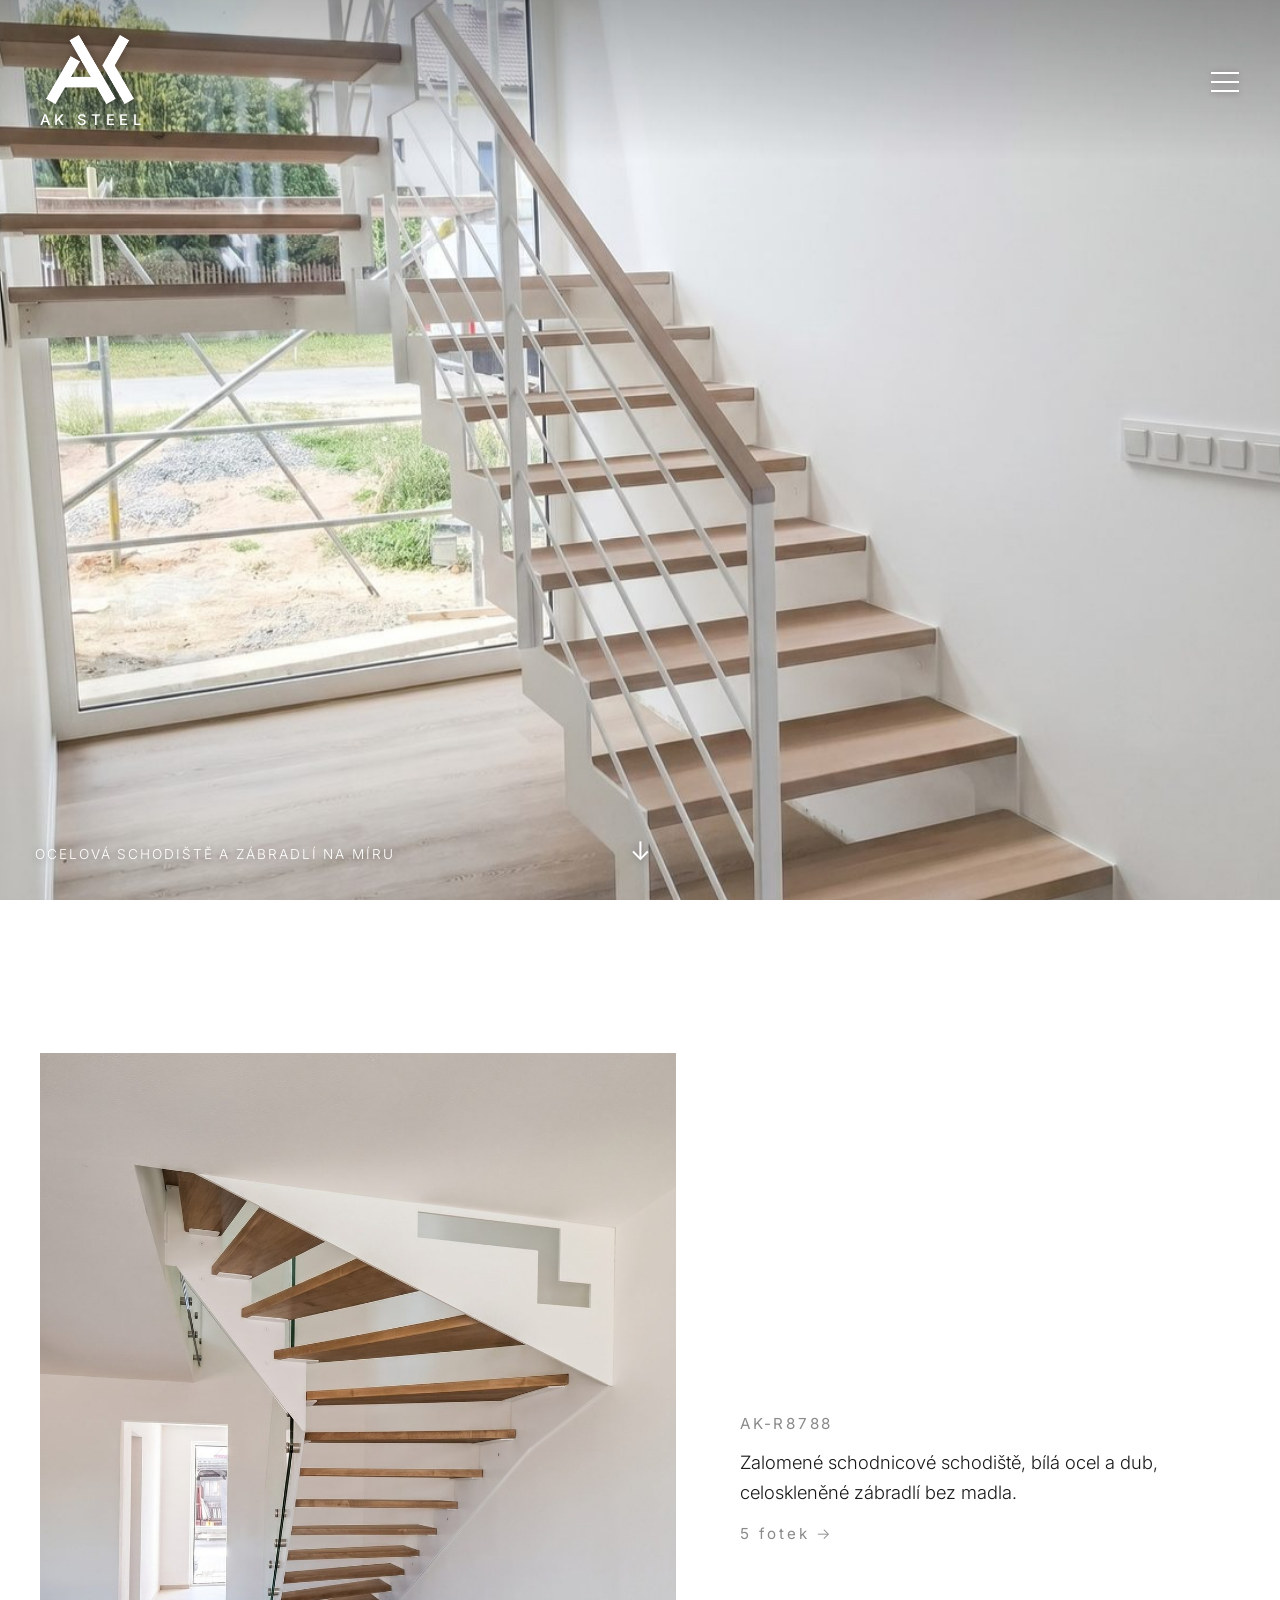
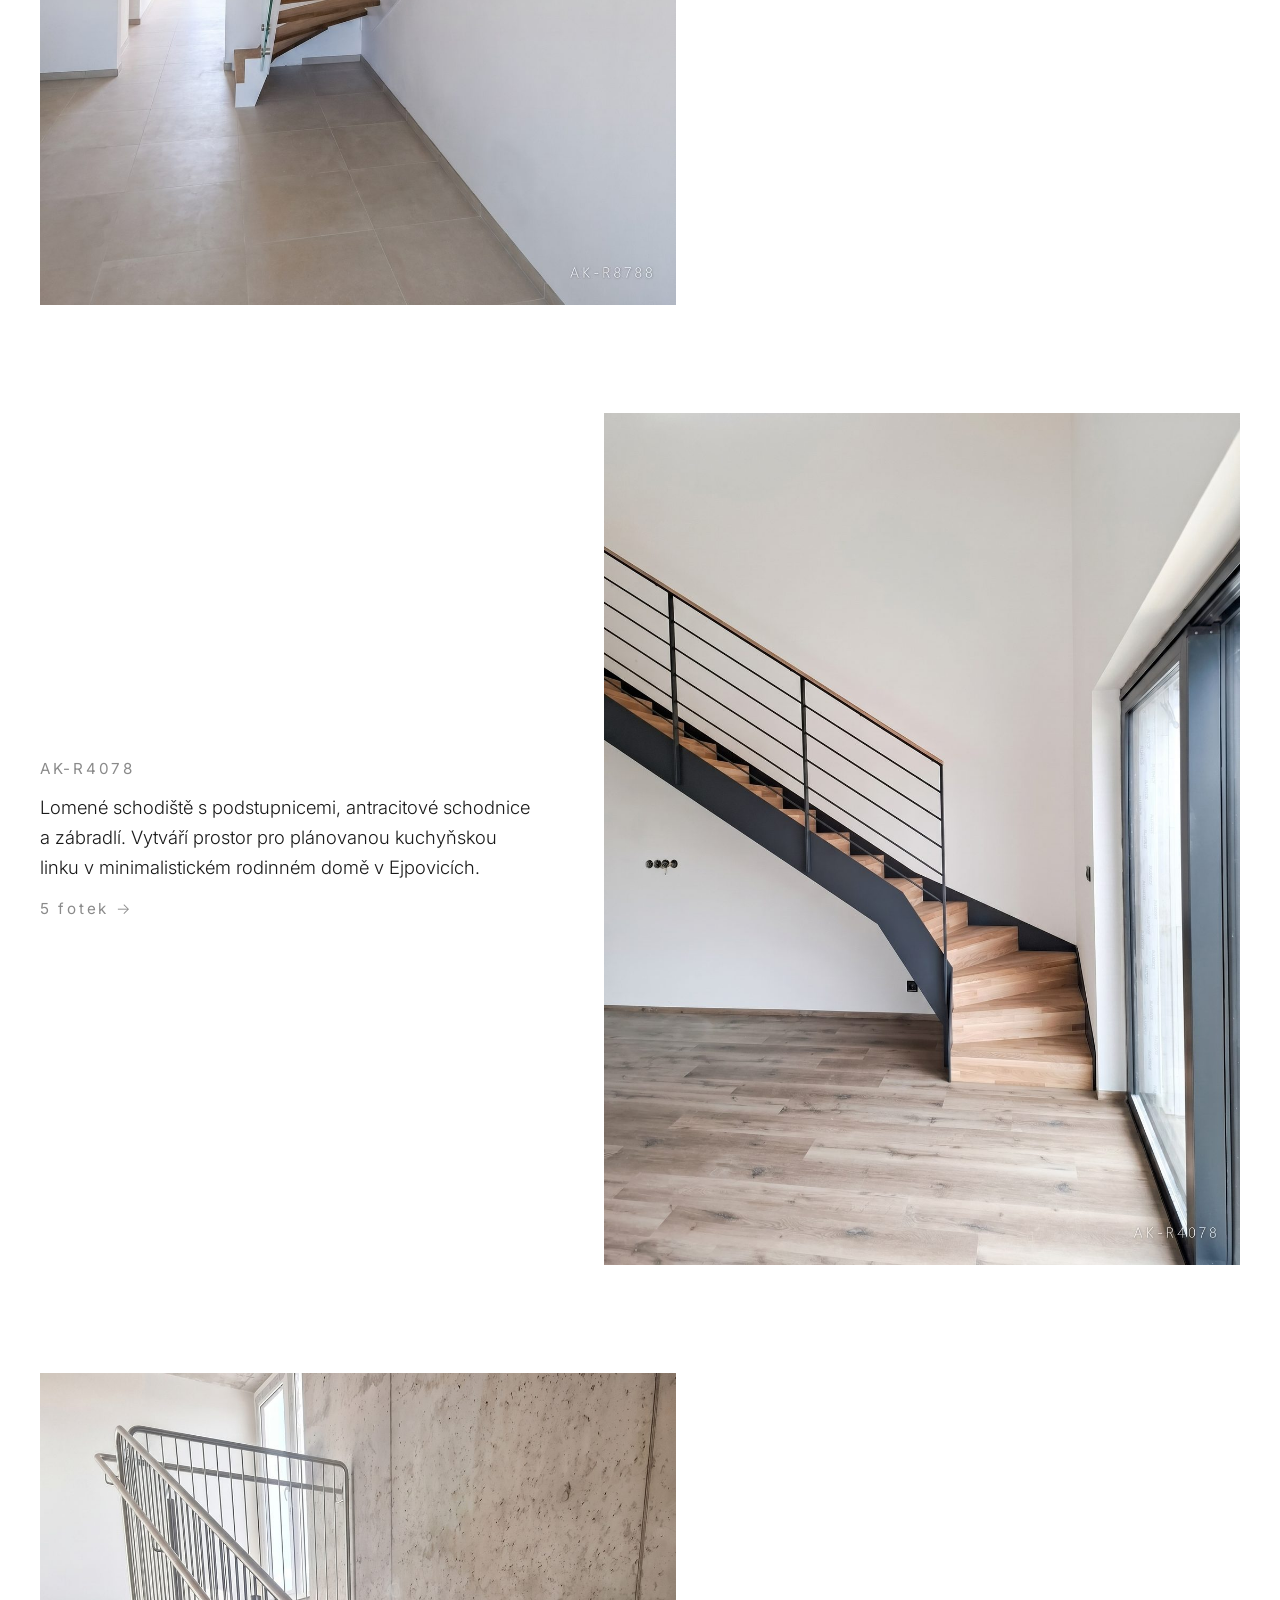
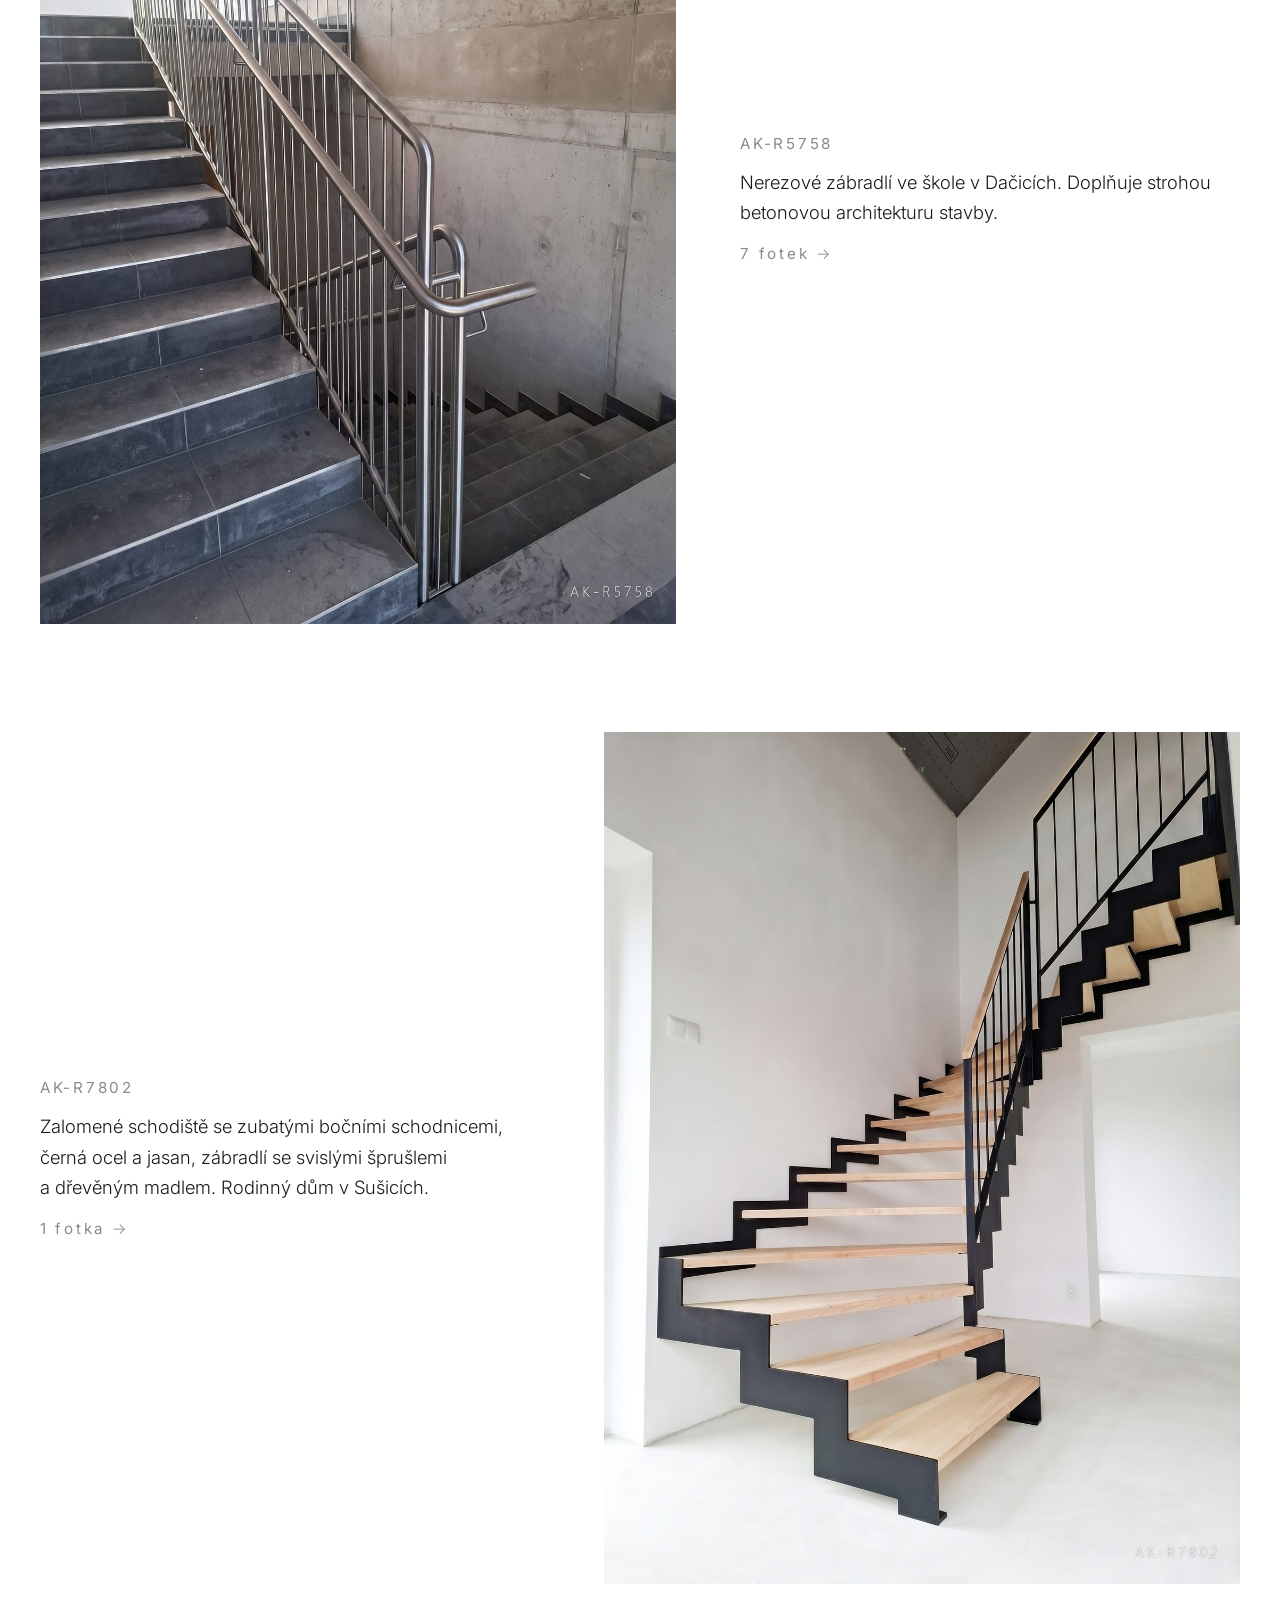
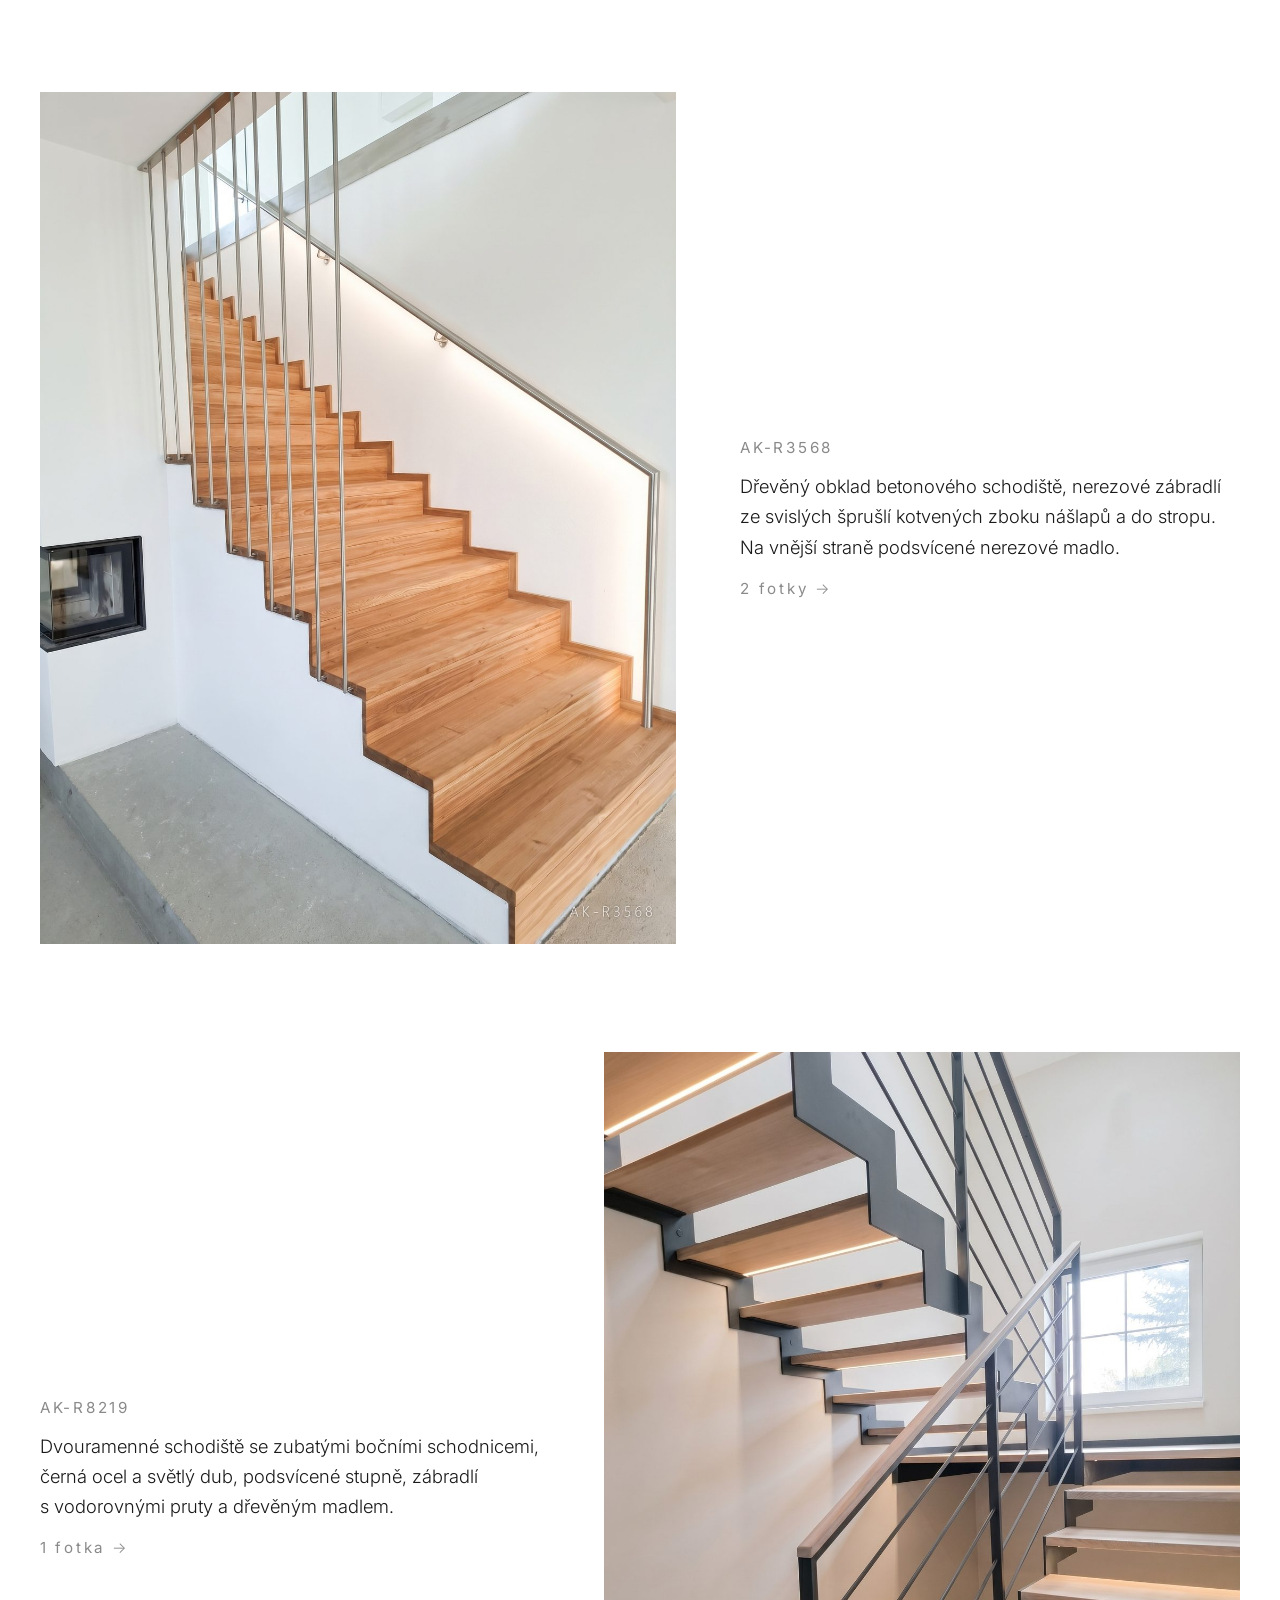
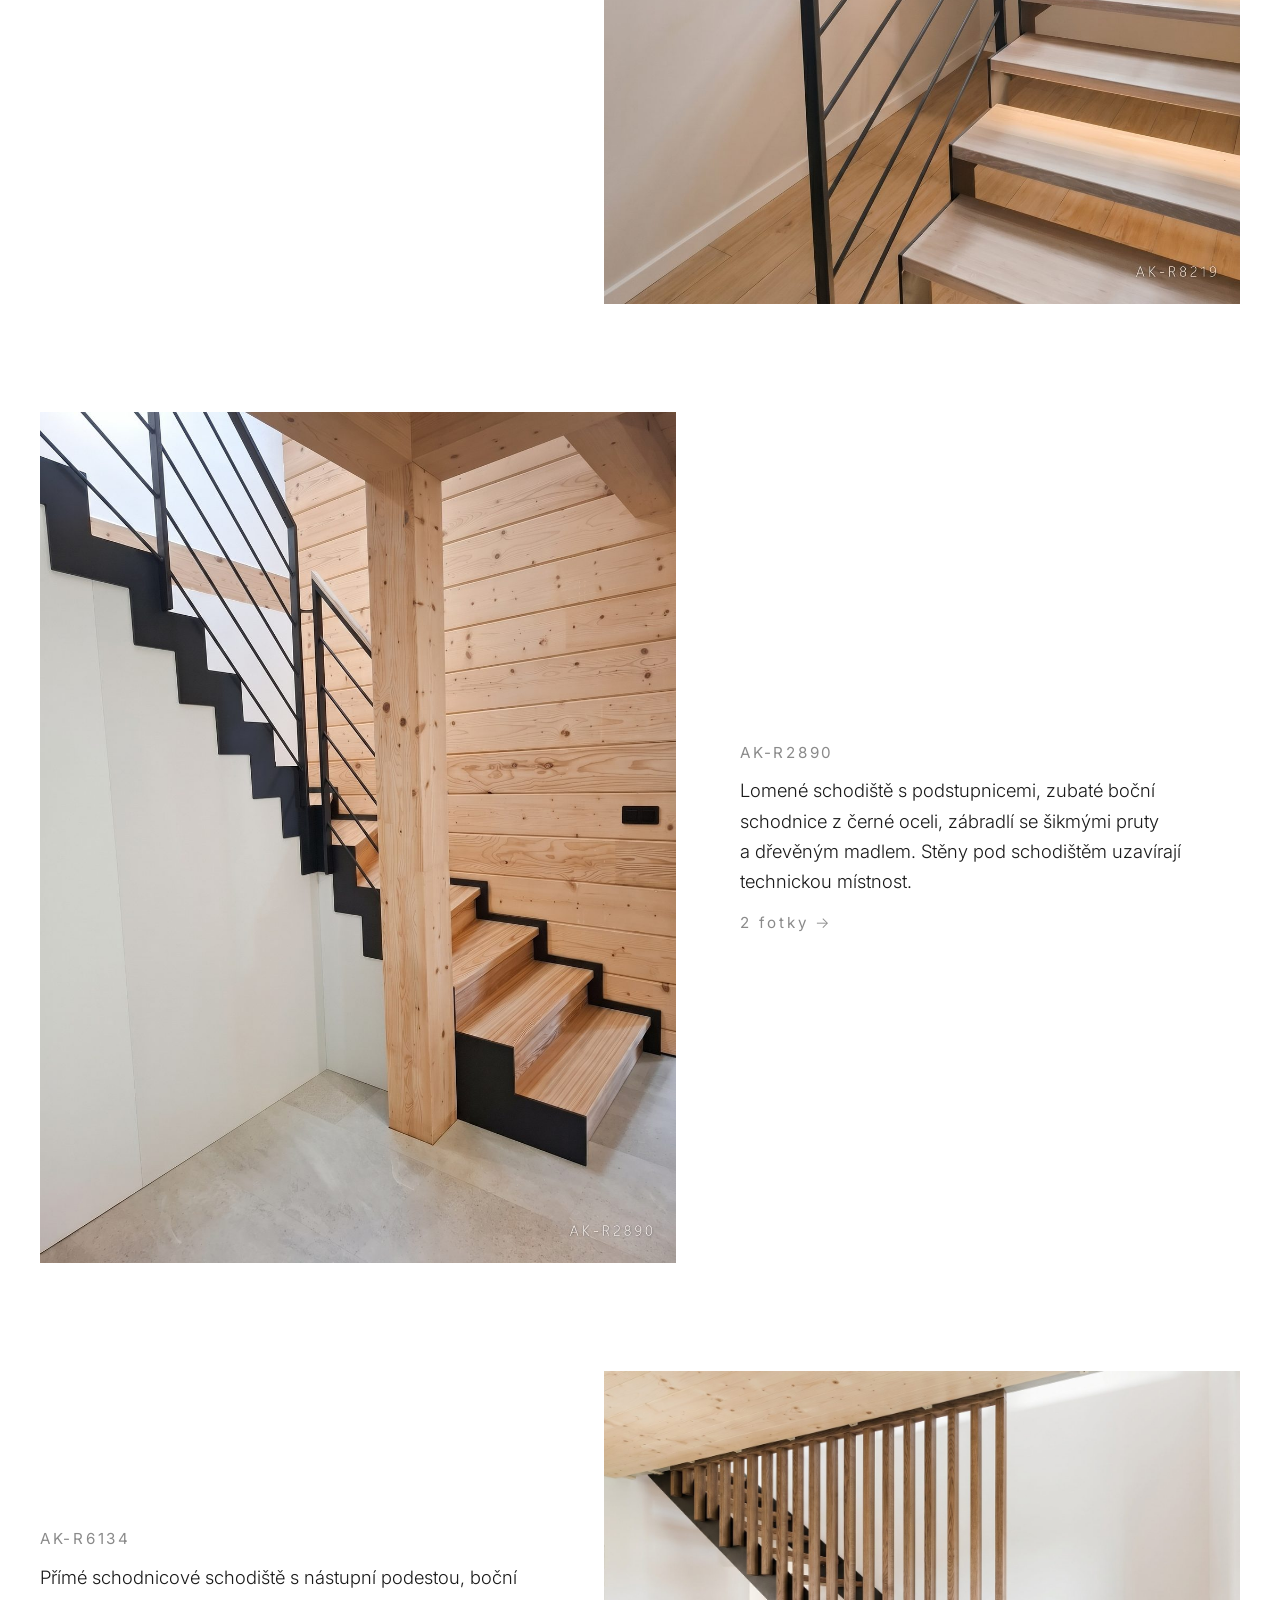
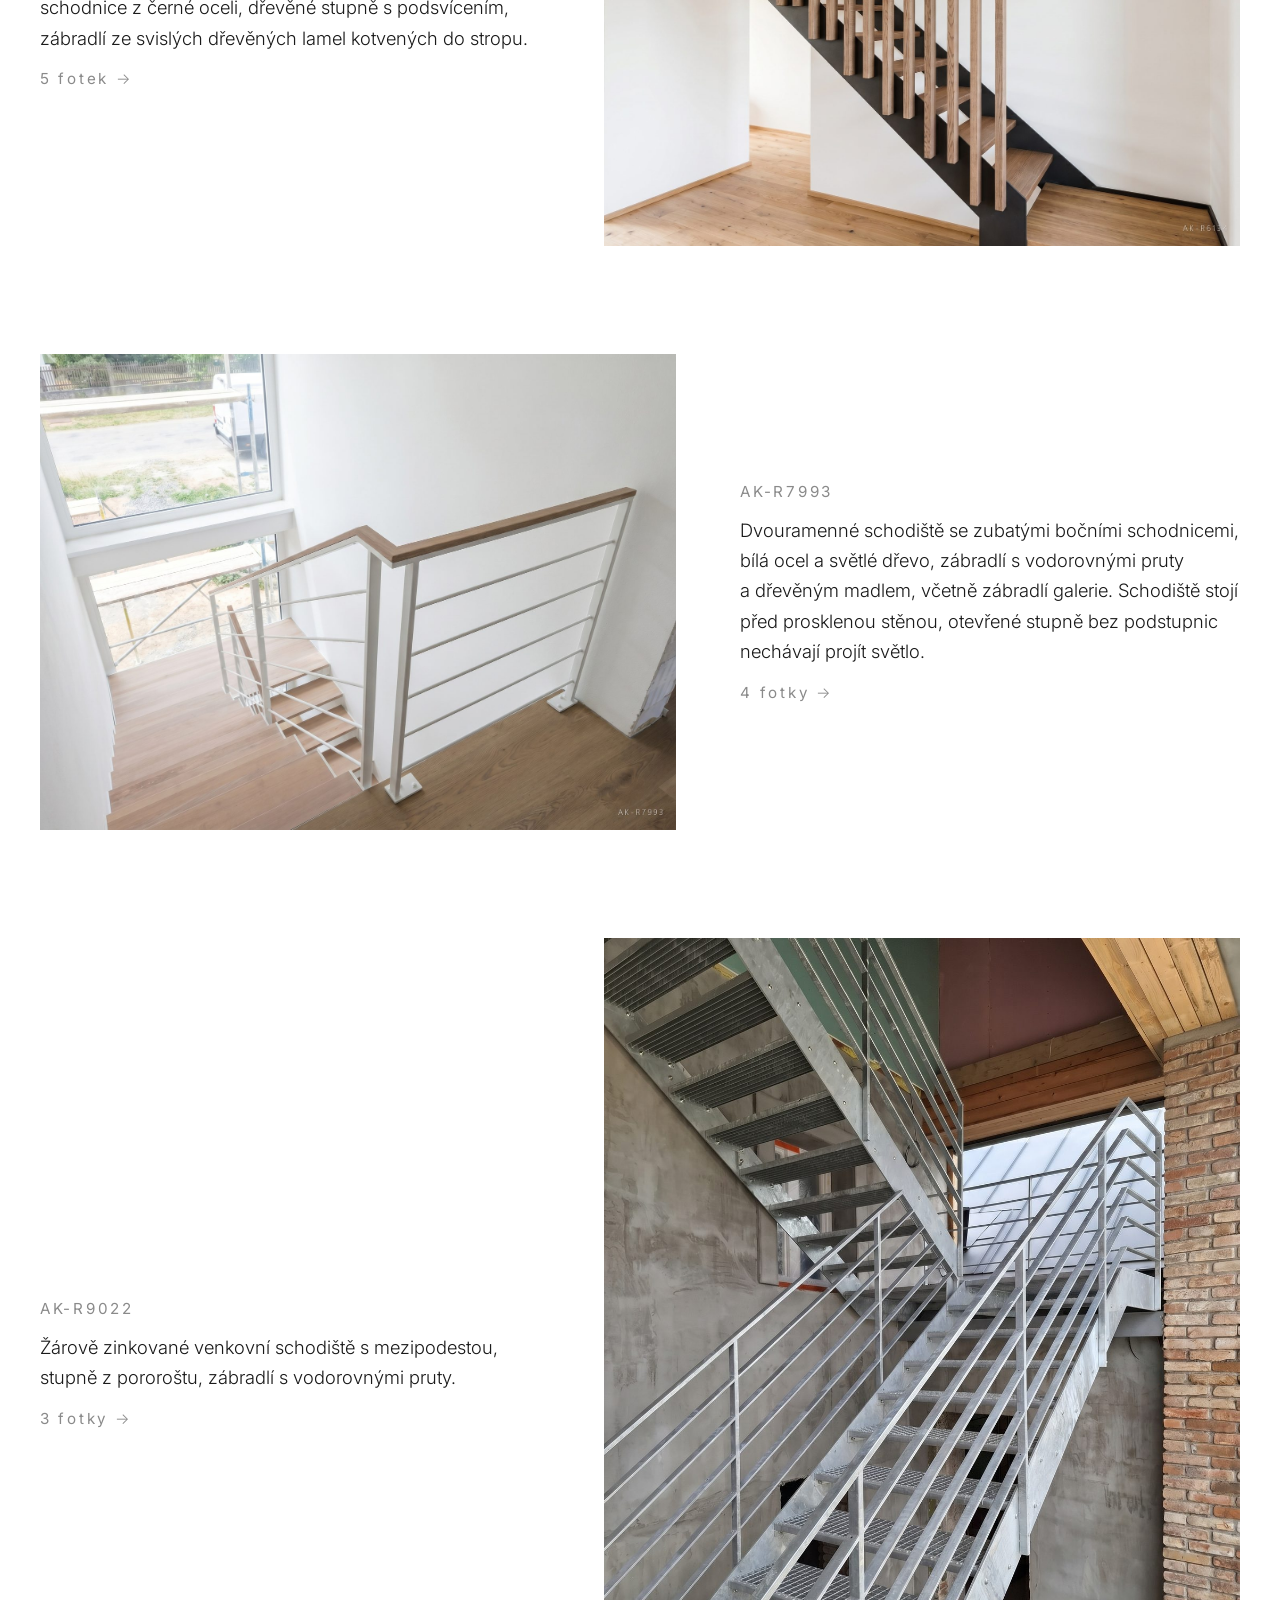
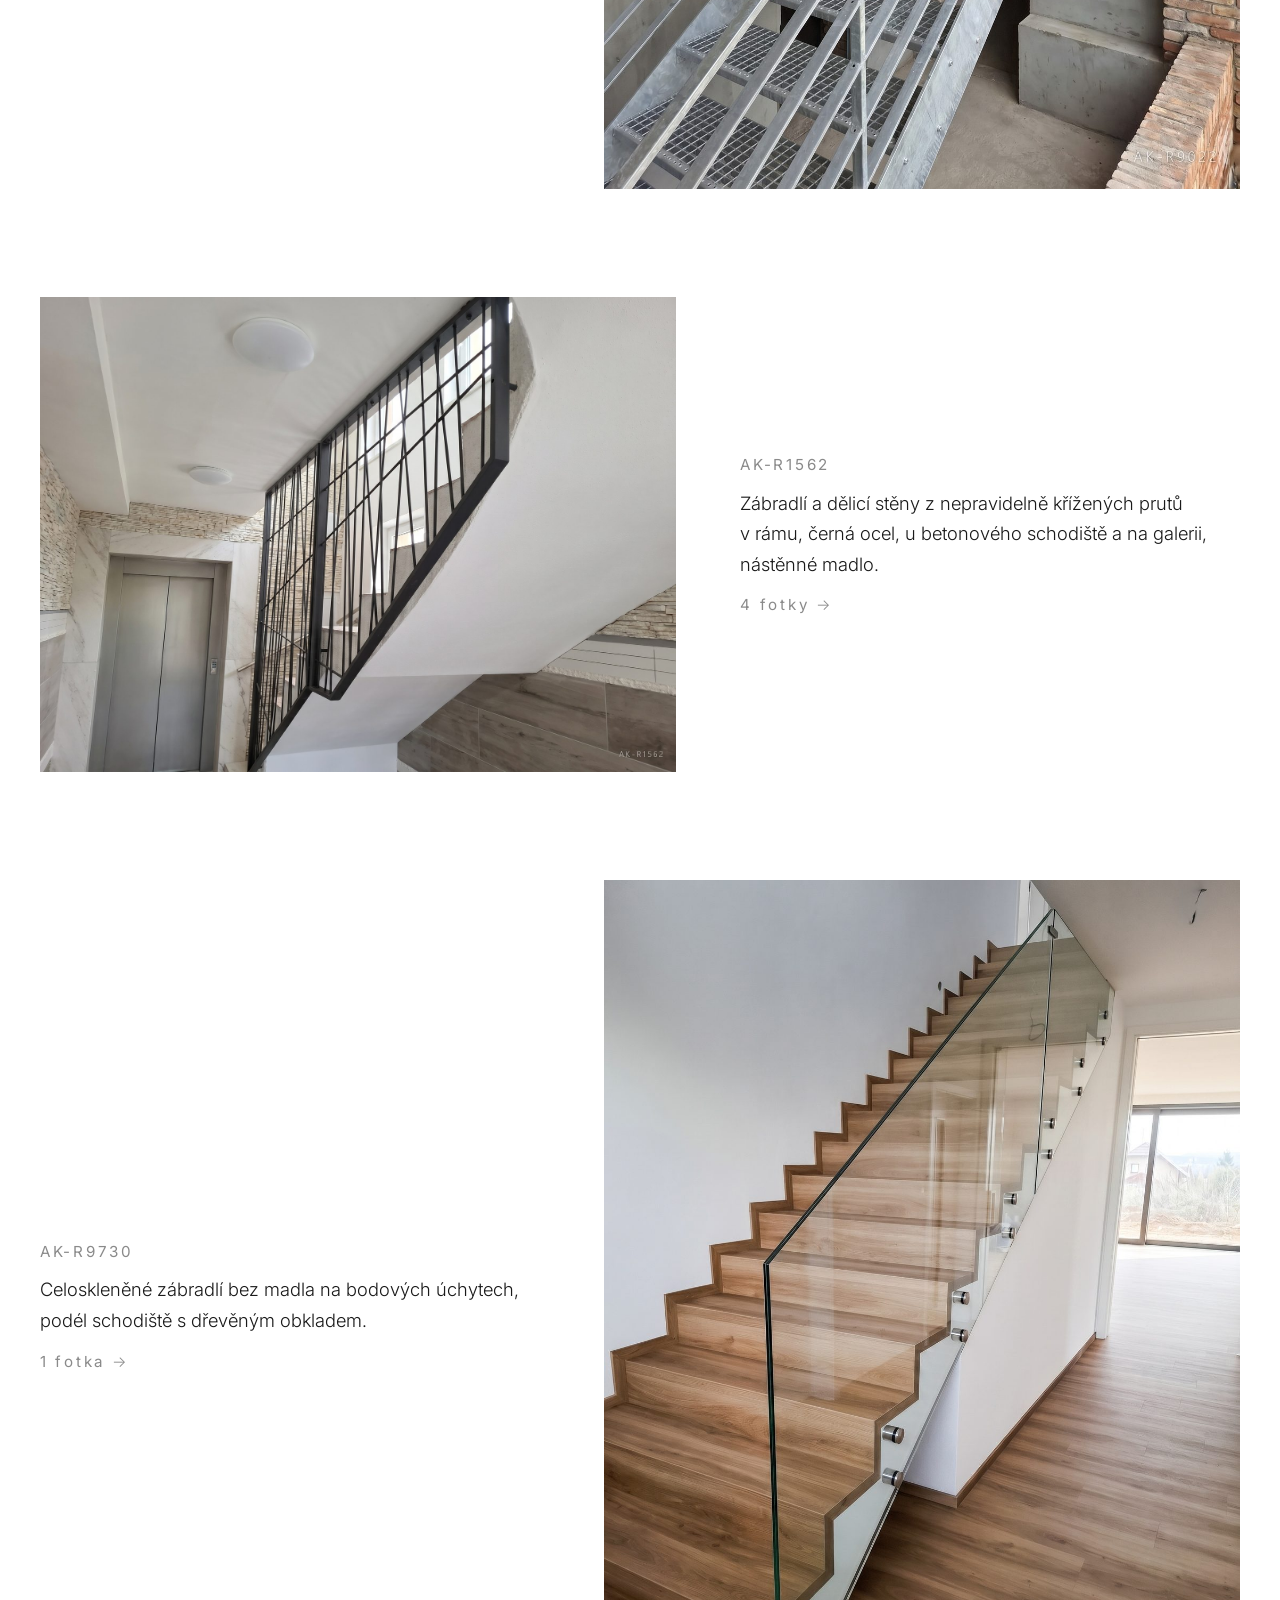
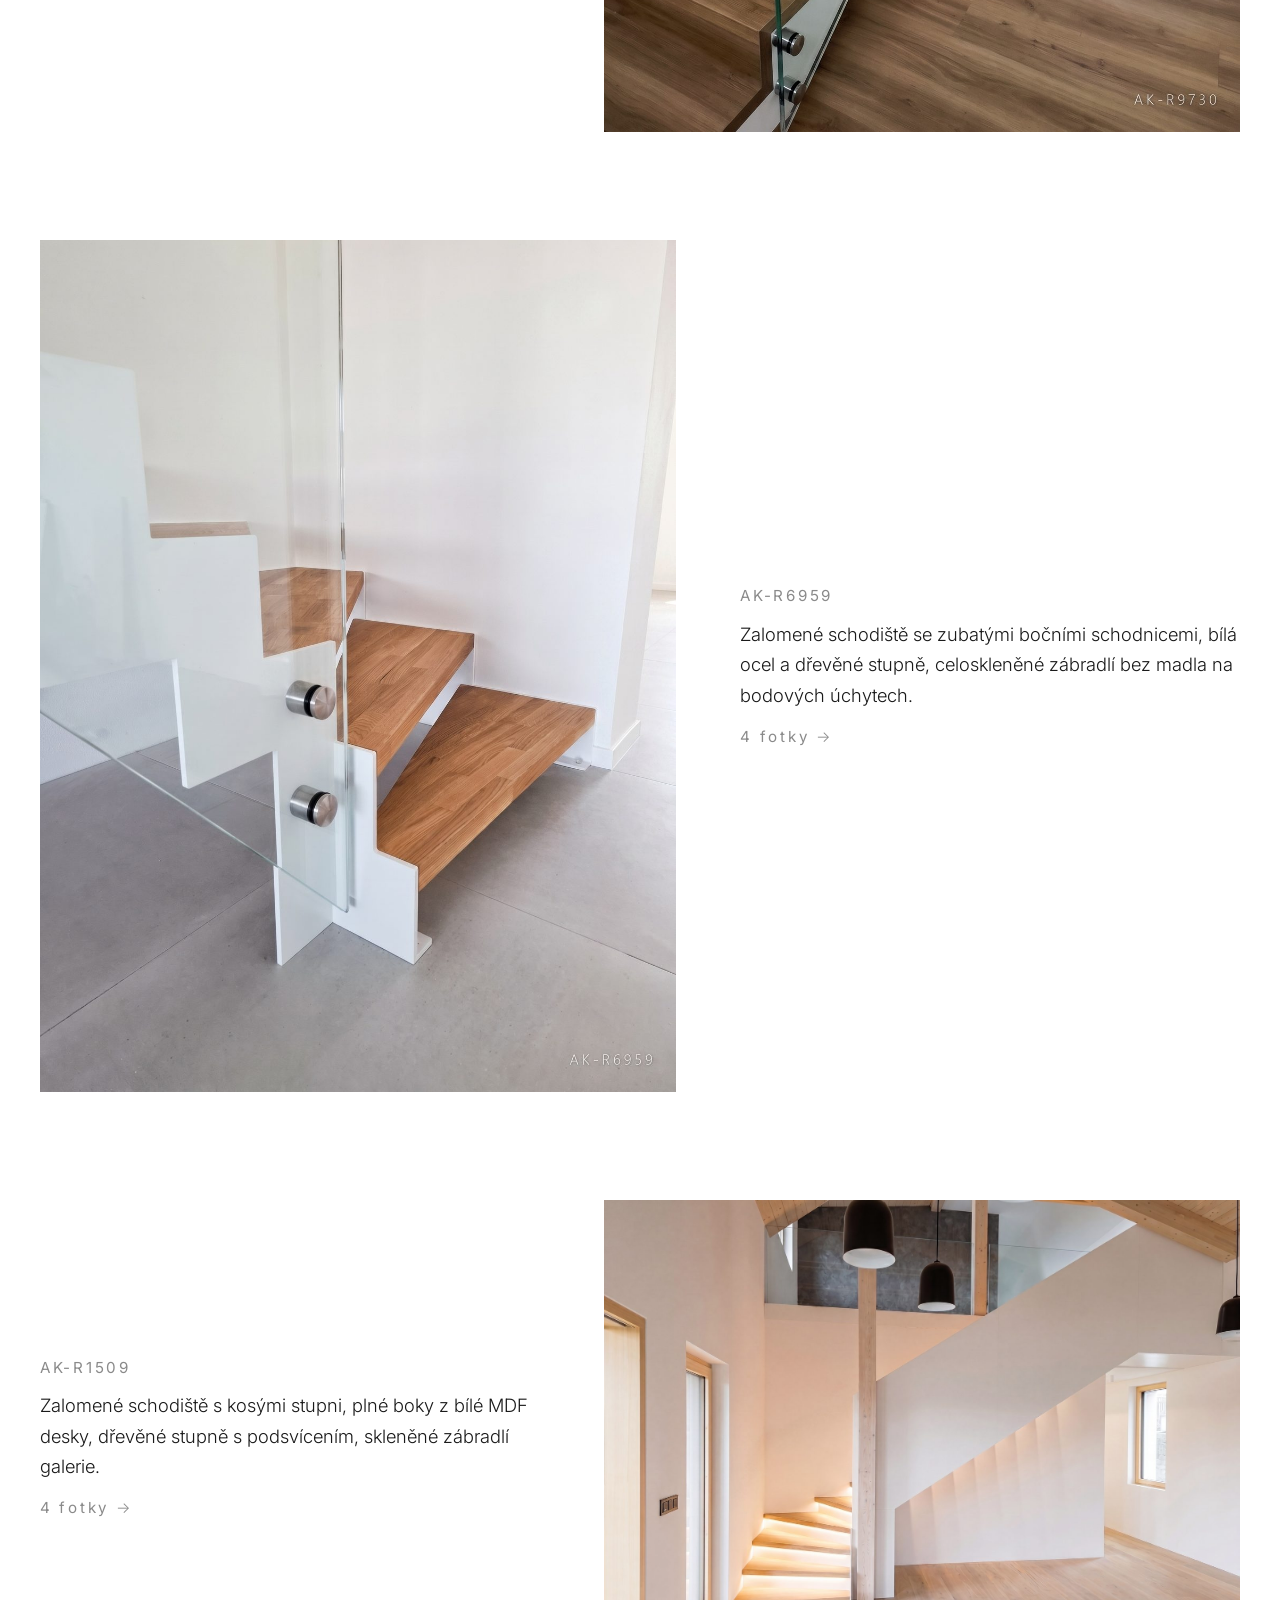
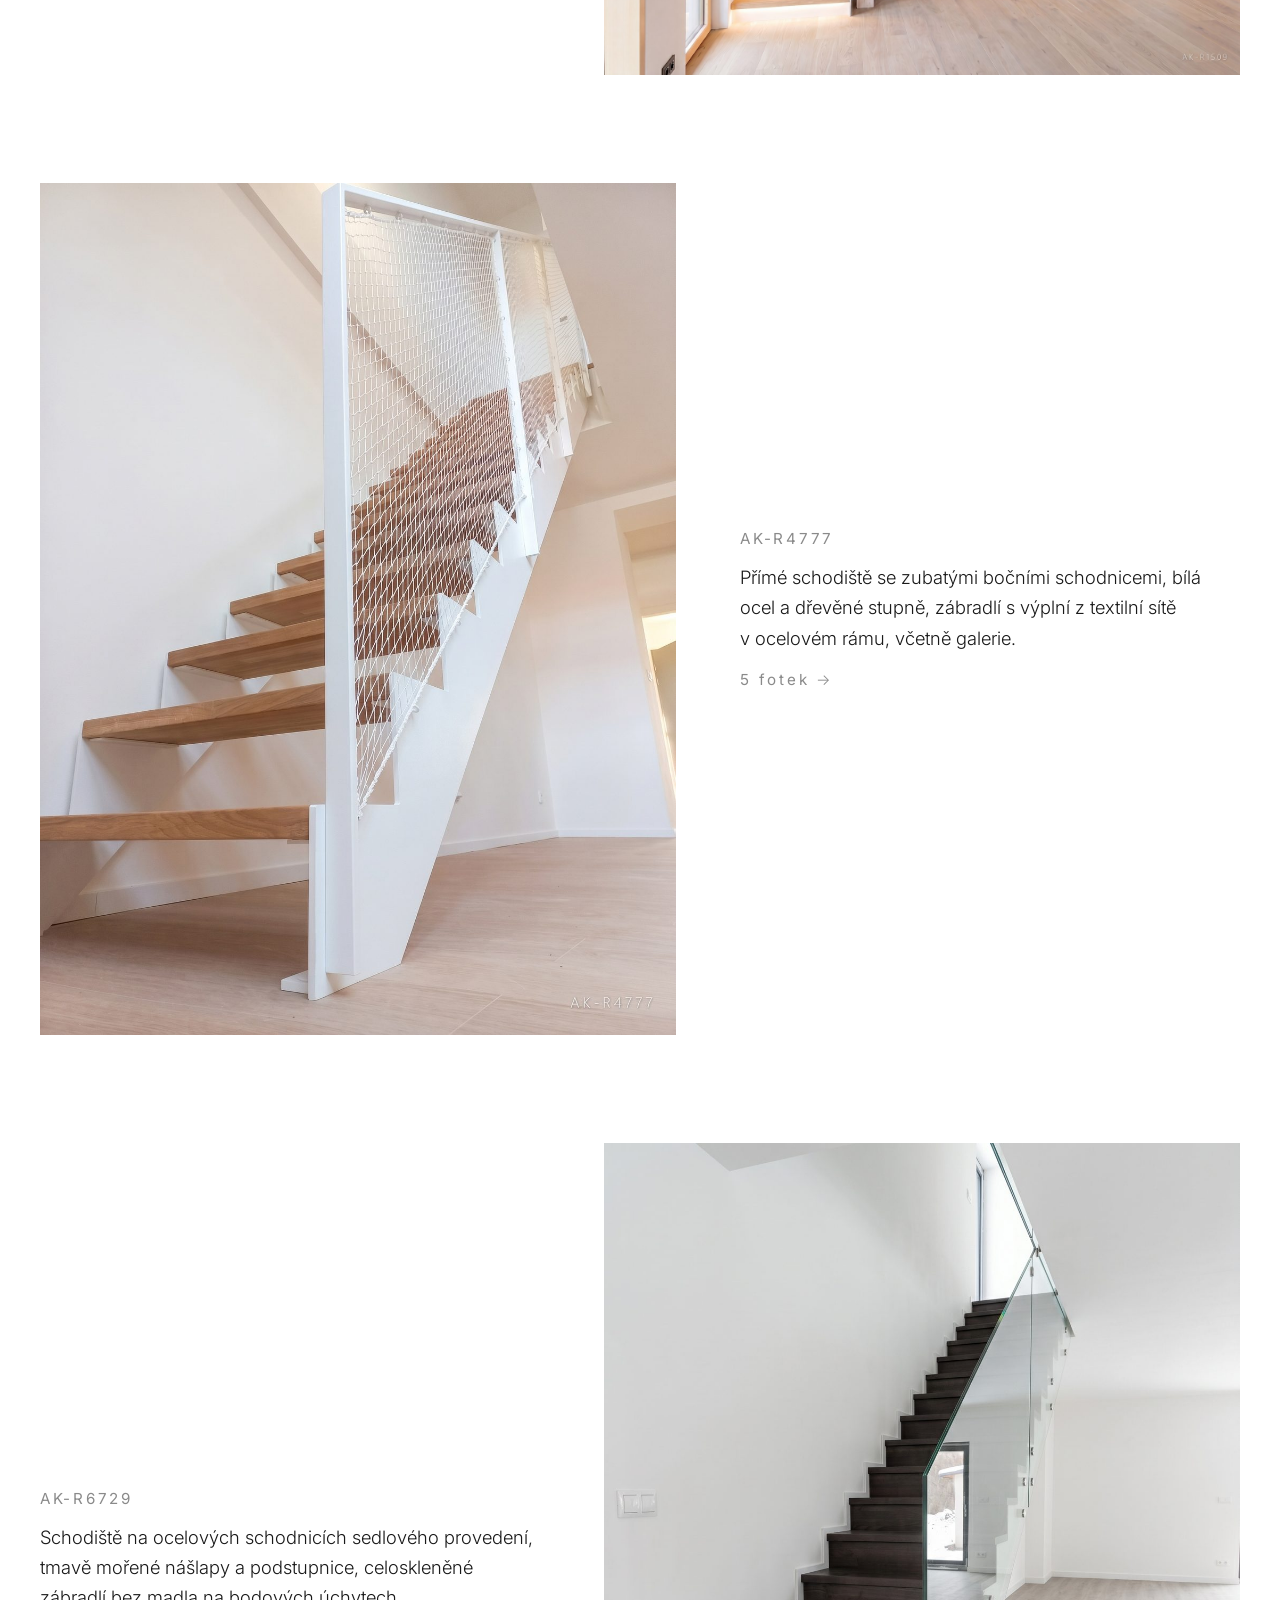
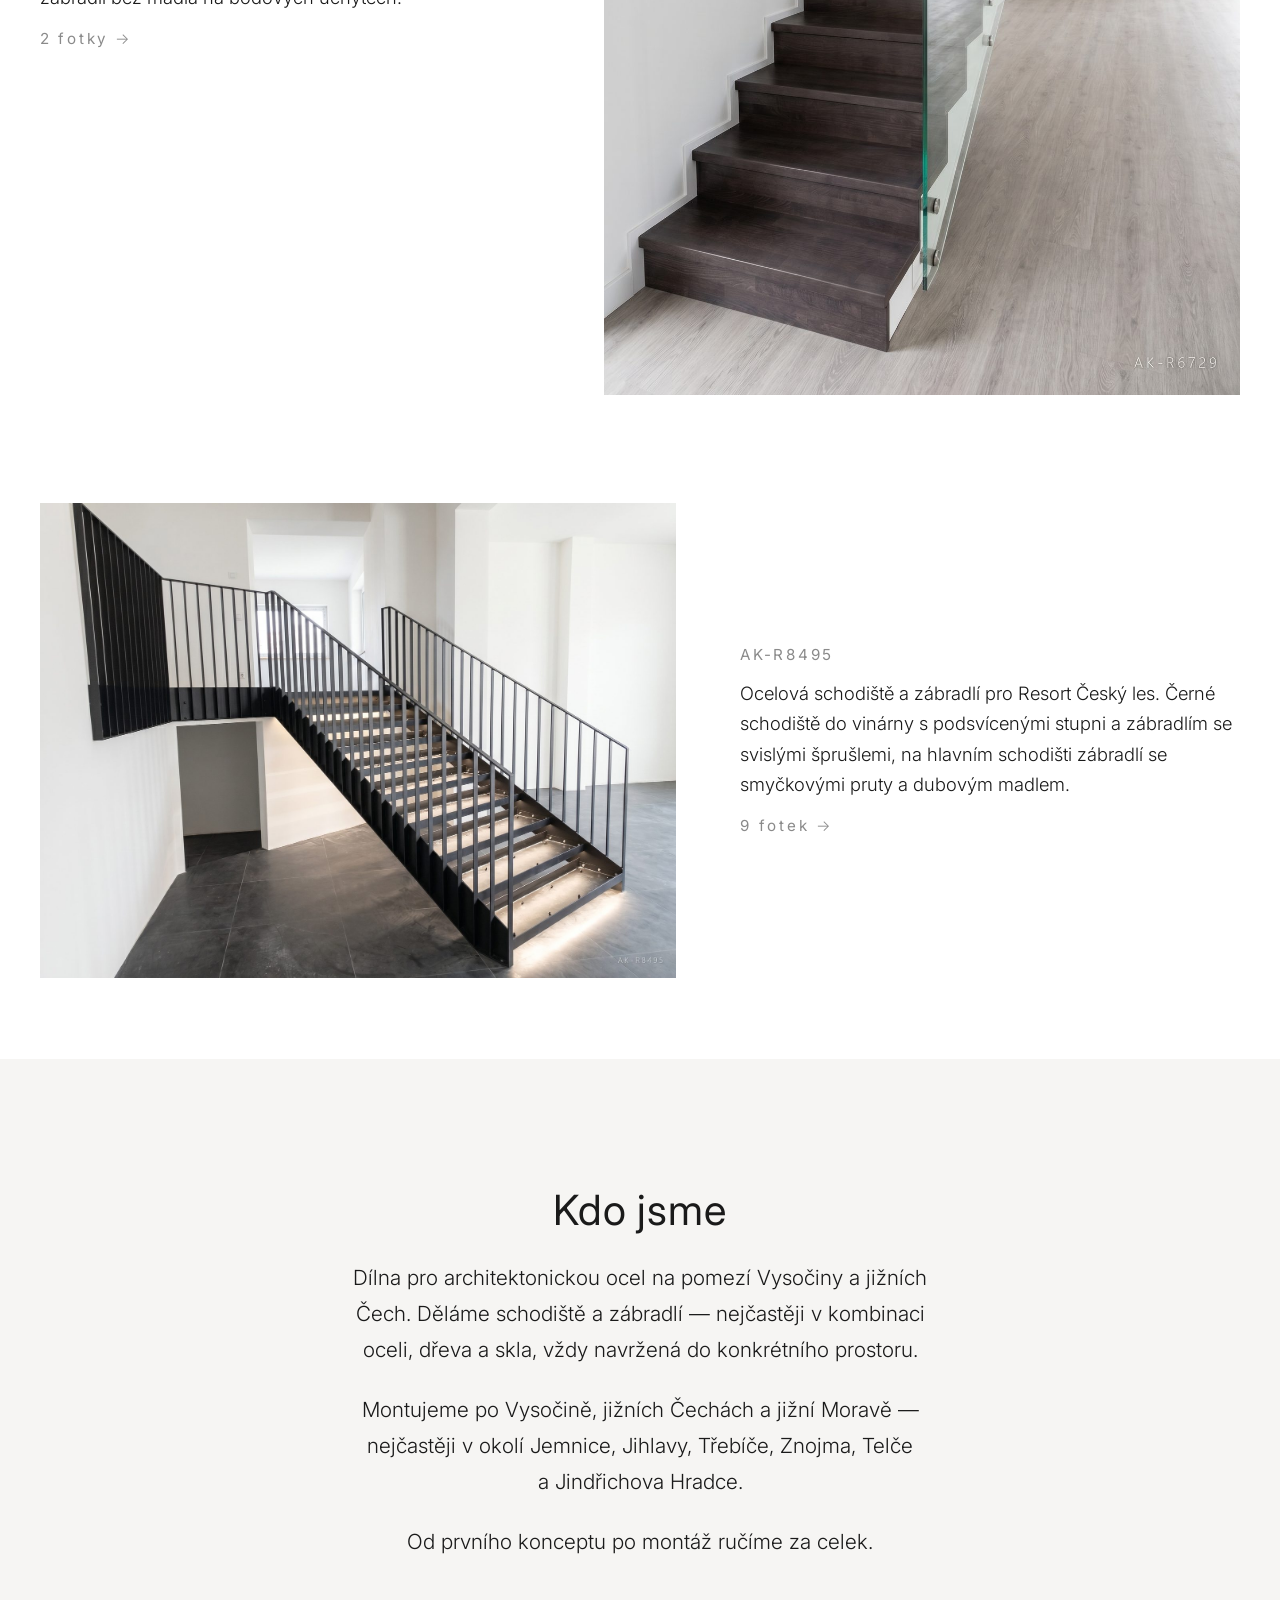
<file: index.html>
<!doctype html>
<html lang="cs">
<head>
  <meta charset="utf-8">
  <meta name="viewport" content="width=device-width, initial-scale=1">
  <title>AK Steel — výroba schodišť a zábradlí na míru</title>
  <meta name="description" content="AK Steel s.r.o. – ocelová schodiště, zábradlí a kovové konstrukce na míru. Návrh, výroba a montáž z dílny v Pálovicích u Jemnice, Vysočina a jižní Čechy.">
  <link rel="icon" type="image/png" sizes="32x32" href="images/favicon-32.png?v=1">
  <link rel="icon" type="image/png" sizes="16x16" href="images/favicon-16.png?v=1">
  <link rel="apple-touch-icon" href="images/apple-touch-icon.png?v=1">
  <link rel="preconnect" href="https://fonts.googleapis.com">
  <link rel="preconnect" href="https://fonts.gstatic.com" crossorigin>
  <link href="https://fonts.googleapis.com/css2?family=Inter:wght@300;400;500&display=swap" rel="stylesheet">
  <link rel="stylesheet" href="css/style.css?v=30">
  <script type="application/ld+json">
  {
    "@context": "https://schema.org",
    "@type": "HomeAndConstructionBusiness",
    "@id": "https://aksteel.cz/#firma",
    "name": "AK Steel s.r.o.",
    "url": "https://aksteel.cz/",
    "telephone": "+420727875506",
    "email": "kudrnac@aksteel.cz",
    "image": "https://aksteel.cz/images/web/AK-R8495_01.jpg",
    "address": {
      "@type": "PostalAddress",
      "streetAddress": "Pálovice 68",
      "addressLocality": "Pálovice",
      "postalCode": "675 31",
      "addressCountry": "CZ"
    },
    "geo": {
      "@type": "GeoCoordinates",
      "latitude": 49.0055,
      "longitude": 15.5376
    },
    "areaServed": [
      { "@type": "City", "name": "Jemnice" },
      { "@type": "City", "name": "Jihlava" },
      { "@type": "City", "name": "Třebíč" },
      { "@type": "City", "name": "Znojmo" },
      { "@type": "City", "name": "Telč" },
      { "@type": "City", "name": "Jindřichův Hradec" }
    ],
    "openingHoursSpecification": [
      {
        "@type": "OpeningHoursSpecification",
        "dayOfWeek": ["Monday", "Tuesday", "Wednesday", "Thursday", "Friday"],
        "opens": "08:00",
        "closes": "16:30"
      }
    ],
    "sameAs": []
  }
  </script>
</head>
<body>

  <header class="topbar">
    <a class="wordmark" href="/" aria-label="AK Steel — domů">
      <img class="wordmark__img" src="images/logo-ak.png?v=1" alt="">
      <span class="wordmark__text">AK STEEL</span>
    </a>
    <button class="menu-toggle" id="menu-toggle" aria-label="Otevřít menu"
            aria-expanded="false" aria-controls="menu">
      <span></span><span></span><span></span>
    </button>
  </header>

  <div class="menu" id="menu" aria-hidden="true">
    <nav class="menu__panel" aria-label="Hlavní menu">
      <button class="menu__close" id="menu-close" aria-label="Zavřít menu">&times;</button>
      <ul class="menu__list">
        <li><a href="#projekty">Projekty</a></li>
        <li><a href="#kdo-jsme">Kdo jsme</a></li>
        <li><a href="#proces">Proces</a></li>
        <li><a href="#kontakt">Kontakt</a></li>
      </ul>
      <div class="menu__contact">
        <a href="tel:+420727875506">+420&nbsp;727&nbsp;875&nbsp;506</a>
        <a href="mailto:kudrnac@aksteel.cz">kudrnac@aksteel.cz</a>
      </div>
    </nav>
  </div>

  <section class="hero" id="hero">
    <img class="hero__img" id="hero-a"
         src="images/web/AK-R8495_01.jpg"
         alt="Ocelové schodiště na míru — realizace AK Steel">
    <img class="hero__img hero__img--top" id="hero-b" alt="" aria-hidden="true">
    <h1 class="hero__title">Ocelová schodiště a&nbsp;zábradlí na&nbsp;míru</h1>
    <a class="hero__scroll" href="#projekty" aria-label="Posunout dolů">
      <span aria-hidden="true">&darr;</span>
    </a>
  </section>

  <section class="work" id="projekty">
    <div class="projekty">
      <!-- PROJEKTY:START – generuje WEB 04/scripts/web_hero.py (popisky: WEB 04/pro-web/popisky.csv), needitovat rucne -->
      <article class="projekt">
        <figure class="projekt__media">
          <img src="images/web/AK-R8788_01.jpg" data-full="images/full/AK-R8788_01.jpg" width="1195" height="1600" alt="Zalomené schodnicové schodiště, bílá ocel a dub, celoskleněné zábradlí bez madla, foto 1/5" loading="lazy">
          <div class="projekt__rest" hidden>
            <img src="images/web/AK-R8788_02.jpg" data-full="images/full/AK-R8788_02.jpg" width="1600" height="1195" alt="Zalomené schodnicové schodiště, bílá ocel a dub, celoskleněné zábradlí bez madla, foto 2/5" loading="lazy">
            <img src="images/web/AK-R8788_03.jpg" data-full="images/full/AK-R8788_03.jpg" width="1600" height="1195" alt="Zalomené schodnicové schodiště, bílá ocel a dub, celoskleněné zábradlí bez madla, foto 3/5" loading="lazy">
            <img src="images/web/AK-R8788_04.jpg" data-full="images/full/AK-R8788_04.jpg" width="1195" height="1600" alt="Zalomené schodnicové schodiště, bílá ocel a dub, celoskleněné zábradlí bez madla, foto 4/5" loading="lazy">
            <img src="images/web/AK-R8788_05.jpg" data-full="images/full/AK-R8788_05.jpg" width="1195" height="1600" alt="Zalomené schodnicové schodiště, bílá ocel a dub, celoskleněné zábradlí bez madla, foto 5/5" loading="lazy">
          </div>
        </figure>
        <div class="projekt__info">
          <div class="projekt__index">AK-R8788</div>
          <p class="projekt__caption">Zalomené schodnicové schodiště, bílá ocel a dub, celoskleněné zábradlí bez madla.</p>
          <div class="projekt__meta">5 fotek</div>
        </div>
      </article>
      <article class="projekt">
        <figure class="projekt__media">
          <img src="images/web/AK-R4078_01.jpg" data-full="images/full/AK-R4078_01.jpg" width="1195" height="1600" alt="Lomené schodiště s podstupnicemi, antracitové schodnice a zábradlí. Vytváří prostor pro plánovanou kuchyňskou linku v minimalistickém rodinném domě v Ejpovicích, foto 1/5" loading="lazy">
          <div class="projekt__rest" hidden>
            <img src="images/web/AK-R4078_02.jpg" data-full="images/full/AK-R4078_02.jpg" width="1600" height="1195" alt="Lomené schodiště s podstupnicemi, antracitové schodnice a zábradlí. Vytváří prostor pro plánovanou kuchyňskou linku v minimalistickém rodinném domě v Ejpovicích, foto 2/5" loading="lazy">
            <img src="images/web/AK-R4078_03.jpg" data-full="images/full/AK-R4078_03.jpg" width="1195" height="1600" alt="Lomené schodiště s podstupnicemi, antracitové schodnice a zábradlí. Vytváří prostor pro plánovanou kuchyňskou linku v minimalistickém rodinném domě v Ejpovicích, foto 3/5" loading="lazy">
            <img src="images/web/AK-R4078_04.jpg" data-full="images/full/AK-R4078_04.jpg" width="1195" height="1600" alt="Lomené schodiště s podstupnicemi, antracitové schodnice a zábradlí. Vytváří prostor pro plánovanou kuchyňskou linku v minimalistickém rodinném domě v Ejpovicích, foto 4/5" loading="lazy">
            <img src="images/web/AK-R4078_05.jpg" data-full="images/full/AK-R4078_05.jpg" width="1195" height="1600" alt="Lomené schodiště s podstupnicemi, antracitové schodnice a zábradlí. Vytváří prostor pro plánovanou kuchyňskou linku v minimalistickém rodinném domě v Ejpovicích, foto 5/5" loading="lazy">
          </div>
        </figure>
        <div class="projekt__info">
          <div class="projekt__index">AK-R4078</div>
          <p class="projekt__caption">Lomené schodiště s podstupnicemi, antracitové schodnice a zábradlí. Vytváří prostor pro plánovanou kuchyňskou linku v minimalistickém rodinném domě v Ejpovicích.</p>
          <div class="projekt__meta">5 fotek</div>
        </div>
      </article>
      <article class="projekt">
        <figure class="projekt__media">
          <img src="images/web/AK-R5758_01.jpg" data-full="images/full/AK-R5758_01.jpg" width="1195" height="1600" alt="Nerezové zábradlí ve škole v Dačicích. Doplňuje strohou betonovou architekturu stavby, foto 1/7" loading="lazy">
          <div class="projekt__rest" hidden>
            <img src="images/web/AK-R5758_02.jpg" data-full="images/full/AK-R5758_02.jpg" width="1195" height="1600" alt="Nerezové zábradlí ve škole v Dačicích. Doplňuje strohou betonovou architekturu stavby, foto 2/7" loading="lazy">
            <img src="images/web/AK-R5758_03.jpg" data-full="images/full/AK-R5758_03.jpg" width="1195" height="1600" alt="Nerezové zábradlí ve škole v Dačicích. Doplňuje strohou betonovou architekturu stavby, foto 3/7" loading="lazy">
            <img src="images/web/AK-R5758_04.jpg" data-full="images/full/AK-R5758_04.jpg" width="1195" height="1600" alt="Nerezové zábradlí ve škole v Dačicích. Doplňuje strohou betonovou architekturu stavby, foto 4/7" loading="lazy">
            <img src="images/web/AK-R5758_05.jpg" data-full="images/full/AK-R5758_05.jpg" width="1195" height="1600" alt="Nerezové zábradlí ve škole v Dačicích. Doplňuje strohou betonovou architekturu stavby, foto 5/7" loading="lazy">
            <img src="images/web/AK-R5758_06.jpg" data-full="images/full/AK-R5758_06.jpg" width="1195" height="1600" alt="Nerezové zábradlí ve škole v Dačicích. Doplňuje strohou betonovou architekturu stavby, foto 6/7" loading="lazy">
            <img src="images/web/AK-R5758_07.jpg" data-full="images/full/AK-R5758_07.jpg" width="1195" height="1600" alt="Nerezové zábradlí ve škole v Dačicích. Doplňuje strohou betonovou architekturu stavby, foto 7/7" loading="lazy">
          </div>
        </figure>
        <div class="projekt__info">
          <div class="projekt__index">AK-R5758</div>
          <p class="projekt__caption">Nerezové zábradlí ve škole v Dačicích. Doplňuje strohou betonovou architekturu stavby.</p>
          <div class="projekt__meta">7 fotek</div>
        </div>
      </article>
      <article class="projekt">
        <figure class="projekt__media">
          <img src="images/web/AK-R7802_01.jpg" data-full="images/full/AK-R7802_01.jpg" width="1195" height="1600" alt="Zalomené schodiště se zubatými bočními schodnicemi, černá ocel a jasan, zábradlí se svislými šprušlemi a dřevěným madlem. Rodinný dům v Sušicích, foto 1/1" loading="lazy">
        </figure>
        <div class="projekt__info">
          <div class="projekt__index">AK-R7802</div>
          <p class="projekt__caption">Zalomené schodiště se zubatými bočními schodnicemi, černá ocel a jasan, zábradlí se svislými šprušlemi a dřevěným madlem. Rodinný dům v Sušicích.</p>
          <div class="projekt__meta">1 fotka</div>
        </div>
      </article>
      <article class="projekt">
        <figure class="projekt__media">
          <img src="images/web/AK-R3568_01.jpg" data-full="images/full/AK-R3568_01.jpg" width="1195" height="1600" alt="Dřevěný obklad betonového schodiště, nerezové zábradlí ze svislých šprušlí kotvených zboku nášlapů a do stropu. Na vnější straně podsvícené nerezové madlo, foto 1/2" loading="lazy">
          <div class="projekt__rest" hidden>
            <img src="images/web/AK-R3568_02.jpg" data-full="images/full/AK-R3568_02.jpg" width="1600" height="1195" alt="Dřevěný obklad betonového schodiště, nerezové zábradlí ze svislých šprušlí kotvených zboku nášlapů a do stropu. Na vnější straně podsvícené nerezové madlo, foto 2/2" loading="lazy">
          </div>
        </figure>
        <div class="projekt__info">
          <div class="projekt__index">AK-R3568</div>
          <p class="projekt__caption">Dřevěný obklad betonového schodiště, nerezové zábradlí ze svislých šprušlí kotvených zboku nášlapů a do stropu. Na vnější straně podsvícené nerezové madlo.</p>
          <div class="projekt__meta">2 fotky</div>
        </div>
      </article>
      <article class="projekt">
        <figure class="projekt__media">
          <img src="images/web/AK-R8219_01.jpg" data-full="images/full/AK-R8219_01.jpg" width="1195" height="1600" alt="Dvouramenné schodiště se zubatými bočními schodnicemi, černá ocel a světlý dub, podsvícené stupně, zábradlí s vodorovnými pruty a dřevěným madlem, foto 1/1" loading="lazy">
        </figure>
        <div class="projekt__info">
          <div class="projekt__index">AK-R8219</div>
          <p class="projekt__caption">Dvouramenné schodiště se zubatými bočními schodnicemi, černá ocel a světlý dub, podsvícené stupně, zábradlí s vodorovnými pruty a dřevěným madlem.</p>
          <div class="projekt__meta">1 fotka</div>
        </div>
      </article>
      <article class="projekt">
        <figure class="projekt__media">
          <img src="images/web/AK-R2890_01.jpg" data-full="images/full/AK-R2890_01.jpg" width="1195" height="1600" alt="Lomené schodiště s podstupnicemi, zubaté boční schodnice z černé oceli, zábradlí se šikmými pruty a dřevěným madlem. Stěny pod schodištěm uzavírají technickou místnost, foto 1/2" loading="lazy">
          <div class="projekt__rest" hidden>
            <img src="images/web/AK-R2890_02.jpg" data-full="images/full/AK-R2890_02.jpg" width="1195" height="1600" alt="Lomené schodiště s podstupnicemi, zubaté boční schodnice z černé oceli, zábradlí se šikmými pruty a dřevěným madlem. Stěny pod schodištěm uzavírají technickou místnost, foto 2/2" loading="lazy">
          </div>
        </figure>
        <div class="projekt__info">
          <div class="projekt__index">AK-R2890</div>
          <p class="projekt__caption">Lomené schodiště s podstupnicemi, zubaté boční schodnice z černé oceli, zábradlí se šikmými pruty a dřevěným madlem. Stěny pod schodištěm uzavírají technickou místnost.</p>
          <div class="projekt__meta">2 fotky</div>
        </div>
      </article>
      <article class="projekt">
        <figure class="projekt__media">
          <img src="images/web/AK-R6134_01.jpg" data-full="images/full/AK-R6134_01.jpg" width="1600" height="1195" alt="Přímé schodnicové schodiště s nástupní podestou, boční schodnice z černé oceli, dřevěné stupně s podsvícením, zábradlí ze svislých dřevěných lamel kotvených do stropu, foto 1/5" loading="lazy">
          <div class="projekt__rest" hidden>
            <img src="images/web/AK-R6134_02.jpg" data-full="images/full/AK-R6134_02.jpg" width="1195" height="1600" alt="Přímé schodnicové schodiště s nástupní podestou, boční schodnice z černé oceli, dřevěné stupně s podsvícením, zábradlí ze svislých dřevěných lamel kotvených do stropu, foto 2/5" loading="lazy">
            <img src="images/web/AK-R6134_03.jpg" data-full="images/full/AK-R6134_03.jpg" width="1195" height="1600" alt="Přímé schodnicové schodiště s nástupní podestou, boční schodnice z černé oceli, dřevěné stupně s podsvícením, zábradlí ze svislých dřevěných lamel kotvených do stropu, foto 3/5" loading="lazy">
            <img src="images/web/AK-R6134_04.jpg" data-full="images/full/AK-R6134_04.jpg" width="1600" height="1195" alt="Přímé schodnicové schodiště s nástupní podestou, boční schodnice z černé oceli, dřevěné stupně s podsvícením, zábradlí ze svislých dřevěných lamel kotvených do stropu, foto 4/5" loading="lazy">
            <img src="images/web/AK-R6134_05.jpg" data-full="images/full/AK-R6134_05.jpg" width="1195" height="1600" alt="Přímé schodnicové schodiště s nástupní podestou, boční schodnice z černé oceli, dřevěné stupně s podsvícením, zábradlí ze svislých dřevěných lamel kotvených do stropu, foto 5/5" loading="lazy">
          </div>
        </figure>
        <div class="projekt__info">
          <div class="projekt__index">AK-R6134</div>
          <p class="projekt__caption">Přímé schodnicové schodiště s nástupní podestou, boční schodnice z černé oceli, dřevěné stupně s podsvícením, zábradlí ze svislých dřevěných lamel kotvených do stropu.</p>
          <div class="projekt__meta">5 fotek</div>
        </div>
      </article>
      <article class="projekt">
        <figure class="projekt__media">
          <img src="images/web/AK-R7993_01.jpg" data-full="images/full/AK-R7993_01.jpg" width="1600" height="1195" alt="Dvouramenné schodiště se zubatými bočními schodnicemi, bílá ocel a světlé dřevo, zábradlí s vodorovnými pruty a dřevěným madlem, včetně zábradlí galerie. Schodiště stojí před prosklenou stěnou, otevřené stupně bez podstupnic nechávají projít světlo, foto 1/4" loading="lazy">
          <div class="projekt__rest" hidden>
            <img src="images/web/AK-R7993_02.jpg" data-full="images/full/AK-R7993_02.jpg" width="1195" height="1600" alt="Dvouramenné schodiště se zubatými bočními schodnicemi, bílá ocel a světlé dřevo, zábradlí s vodorovnými pruty a dřevěným madlem, včetně zábradlí galerie. Schodiště stojí před prosklenou stěnou, otevřené stupně bez podstupnic nechávají projít světlo, foto 2/4" loading="lazy">
            <img src="images/web/AK-R7993_03.jpg" data-full="images/full/AK-R7993_03.jpg" width="1195" height="1600" alt="Dvouramenné schodiště se zubatými bočními schodnicemi, bílá ocel a světlé dřevo, zábradlí s vodorovnými pruty a dřevěným madlem, včetně zábradlí galerie. Schodiště stojí před prosklenou stěnou, otevřené stupně bez podstupnic nechávají projít světlo, foto 3/4" loading="lazy">
            <img src="images/web/AK-R7993_04.jpg" data-full="images/full/AK-R7993_04.jpg" width="1195" height="1600" alt="Dvouramenné schodiště se zubatými bočními schodnicemi, bílá ocel a světlé dřevo, zábradlí s vodorovnými pruty a dřevěným madlem, včetně zábradlí galerie. Schodiště stojí před prosklenou stěnou, otevřené stupně bez podstupnic nechávají projít světlo, foto 4/4" loading="lazy">
          </div>
        </figure>
        <div class="projekt__info">
          <div class="projekt__index">AK-R7993</div>
          <p class="projekt__caption">Dvouramenné schodiště se zubatými bočními schodnicemi, bílá ocel a světlé dřevo, zábradlí s vodorovnými pruty a dřevěným madlem, včetně zábradlí galerie. Schodiště stojí před prosklenou stěnou, otevřené stupně bez podstupnic nechávají projít světlo.</p>
          <div class="projekt__meta">4 fotky</div>
        </div>
      </article>
      <article class="projekt">
        <figure class="projekt__media">
          <img src="images/web/AK-R9022_01.jpg" data-full="images/full/AK-R9022_01.jpg" width="1195" height="1600" alt="Žárově zinkované venkovní schodiště s mezipodestou, stupně z pororoštu, zábradlí s vodorovnými pruty, foto 1/3" loading="lazy">
          <div class="projekt__rest" hidden>
            <img src="images/web/AK-R9022_02.jpg" data-full="images/full/AK-R9022_02.jpg" width="1600" height="1195" alt="Žárově zinkované venkovní schodiště s mezipodestou, stupně z pororoštu, zábradlí s vodorovnými pruty, foto 2/3" loading="lazy">
            <img src="images/web/AK-R9022_03.jpg" data-full="images/full/AK-R9022_03.jpg" width="1195" height="1600" alt="Žárově zinkované venkovní schodiště s mezipodestou, stupně z pororoštu, zábradlí s vodorovnými pruty, foto 3/3" loading="lazy">
          </div>
        </figure>
        <div class="projekt__info">
          <div class="projekt__index">AK-R9022</div>
          <p class="projekt__caption">Žárově zinkované venkovní schodiště s mezipodestou, stupně z pororoštu, zábradlí s vodorovnými pruty.</p>
          <div class="projekt__meta">3 fotky</div>
        </div>
      </article>
      <article class="projekt">
        <figure class="projekt__media">
          <img src="images/web/AK-R1562_01.jpg" data-full="images/full/AK-R1562_01.jpg" width="1600" height="1195" alt="Zábradlí a dělicí stěny z nepravidelně křížených prutů v rámu, černá ocel, u betonového schodiště a na galerii, nástěnné madlo, foto 1/4" loading="lazy">
          <div class="projekt__rest" hidden>
            <img src="images/web/AK-R1562_02.jpg" data-full="images/full/AK-R1562_02.jpg" width="1195" height="1600" alt="Zábradlí a dělicí stěny z nepravidelně křížených prutů v rámu, černá ocel, u betonového schodiště a na galerii, nástěnné madlo, foto 2/4" loading="lazy">
            <img src="images/web/AK-R1562_03.jpg" data-full="images/full/AK-R1562_03.jpg" width="1195" height="1600" alt="Zábradlí a dělicí stěny z nepravidelně křížených prutů v rámu, černá ocel, u betonového schodiště a na galerii, nástěnné madlo, foto 3/4" loading="lazy">
            <img src="images/web/AK-R1562_04.jpg" data-full="images/full/AK-R1562_04.jpg" width="1600" height="1195" alt="Zábradlí a dělicí stěny z nepravidelně křížených prutů v rámu, černá ocel, u betonového schodiště a na galerii, nástěnné madlo, foto 4/4" loading="lazy">
          </div>
        </figure>
        <div class="projekt__info">
          <div class="projekt__index">AK-R1562</div>
          <p class="projekt__caption">Zábradlí a dělicí stěny z nepravidelně křížených prutů v rámu, černá ocel, u betonového schodiště a na galerii, nástěnné madlo.</p>
          <div class="projekt__meta">4 fotky</div>
        </div>
      </article>
      <article class="projekt">
        <figure class="projekt__media">
          <img src="images/web/AK-R9730_01.jpg" data-full="images/full/AK-R9730_01.jpg" width="1195" height="1600" alt="Celoskleněné zábradlí bez madla na bodových úchytech, podél schodiště s dřevěným obkladem, foto 1/1" loading="lazy">
        </figure>
        <div class="projekt__info">
          <div class="projekt__index">AK-R9730</div>
          <p class="projekt__caption">Celoskleněné zábradlí bez madla na bodových úchytech, podél schodiště s dřevěným obkladem.</p>
          <div class="projekt__meta">1 fotka</div>
        </div>
      </article>
      <article class="projekt">
        <figure class="projekt__media">
          <img src="images/web/AK-R6959_01.jpg" data-full="images/full/AK-R6959_01.jpg" width="1195" height="1600" alt="Zalomené schodiště se zubatými bočními schodnicemi, bílá ocel a dřevěné stupně, celoskleněné zábradlí bez madla na bodových úchytech, foto 1/4" loading="lazy">
          <div class="projekt__rest" hidden>
            <img src="images/web/AK-R6959_02.jpg" data-full="images/full/AK-R6959_02.jpg" width="1600" height="1195" alt="Zalomené schodiště se zubatými bočními schodnicemi, bílá ocel a dřevěné stupně, celoskleněné zábradlí bez madla na bodových úchytech, foto 2/4" loading="lazy">
            <img src="images/web/AK-R6959_03.jpg" data-full="images/full/AK-R6959_03.jpg" width="1600" height="1195" alt="Zalomené schodiště se zubatými bočními schodnicemi, bílá ocel a dřevěné stupně, celoskleněné zábradlí bez madla na bodových úchytech, foto 3/4" loading="lazy">
            <img src="images/web/AK-R6959_04.jpg" data-full="images/full/AK-R6959_04.jpg" width="1600" height="1195" alt="Zalomené schodiště se zubatými bočními schodnicemi, bílá ocel a dřevěné stupně, celoskleněné zábradlí bez madla na bodových úchytech, foto 4/4" loading="lazy">
          </div>
        </figure>
        <div class="projekt__info">
          <div class="projekt__index">AK-R6959</div>
          <p class="projekt__caption">Zalomené schodiště se zubatými bočními schodnicemi, bílá ocel a dřevěné stupně, celoskleněné zábradlí bez madla na bodových úchytech.</p>
          <div class="projekt__meta">4 fotky</div>
        </div>
      </article>
      <article class="projekt">
        <figure class="projekt__media">
          <img src="images/web/AK-R1509_01.jpg" data-full="images/full/AK-R1509_01.jpg" width="1600" height="1195" alt="Zalomené schodiště s kosými stupni, plné boky z bílé MDF desky, dřevěné stupně s podsvícením, skleněné zábradlí galerie, foto 1/4" loading="lazy">
          <div class="projekt__rest" hidden>
            <img src="images/web/AK-R1509_02.jpg" data-full="images/full/AK-R1509_02.jpg" width="1195" height="1600" alt="Zalomené schodiště s kosými stupni, plné boky z bílé MDF desky, dřevěné stupně s podsvícením, skleněné zábradlí galerie, foto 2/4" loading="lazy">
            <img src="images/web/AK-R1509_03.jpg" data-full="images/full/AK-R1509_03.jpg" width="1195" height="1600" alt="Zalomené schodiště s kosými stupni, plné boky z bílé MDF desky, dřevěné stupně s podsvícením, skleněné zábradlí galerie, foto 3/4" loading="lazy">
            <img src="images/web/AK-R1509_04.jpg" data-full="images/full/AK-R1509_04.jpg" width="1195" height="1600" alt="Zalomené schodiště s kosými stupni, plné boky z bílé MDF desky, dřevěné stupně s podsvícením, skleněné zábradlí galerie, foto 4/4" loading="lazy">
          </div>
        </figure>
        <div class="projekt__info">
          <div class="projekt__index">AK-R1509</div>
          <p class="projekt__caption">Zalomené schodiště s kosými stupni, plné boky z bílé MDF desky, dřevěné stupně s podsvícením, skleněné zábradlí galerie.</p>
          <div class="projekt__meta">4 fotky</div>
        </div>
      </article>
      <article class="projekt">
        <figure class="projekt__media">
          <img src="images/web/AK-R4777_01.jpg" data-full="images/full/AK-R4777_01.jpg" width="1195" height="1600" alt="Přímé schodiště se zubatými bočními schodnicemi, bílá ocel a dřevěné stupně, zábradlí s výplní z textilní sítě v ocelovém rámu, včetně galerie, foto 1/5" loading="lazy">
          <div class="projekt__rest" hidden>
            <img src="images/web/AK-R4777_02.jpg" data-full="images/full/AK-R4777_02.jpg" width="1600" height="1195" alt="Přímé schodiště se zubatými bočními schodnicemi, bílá ocel a dřevěné stupně, zábradlí s výplní z textilní sítě v ocelovém rámu, včetně galerie, foto 2/5" loading="lazy">
            <img src="images/web/AK-R4777_04.jpg" data-full="images/full/AK-R4777_04.jpg" width="1195" height="1600" alt="Přímé schodiště se zubatými bočními schodnicemi, bílá ocel a dřevěné stupně, zábradlí s výplní z textilní sítě v ocelovém rámu, včetně galerie, foto 3/5" loading="lazy">
            <img src="images/web/AK-R4777_05.jpg" data-full="images/full/AK-R4777_05.jpg" width="1195" height="1600" alt="Přímé schodiště se zubatými bočními schodnicemi, bílá ocel a dřevěné stupně, zábradlí s výplní z textilní sítě v ocelovém rámu, včetně galerie, foto 4/5" loading="lazy">
            <img src="images/web/AK-R4777_06.jpg" data-full="images/full/AK-R4777_06.jpg" width="1195" height="1600" alt="Přímé schodiště se zubatými bočními schodnicemi, bílá ocel a dřevěné stupně, zábradlí s výplní z textilní sítě v ocelovém rámu, včetně galerie, foto 5/5" loading="lazy">
          </div>
        </figure>
        <div class="projekt__info">
          <div class="projekt__index">AK-R4777</div>
          <p class="projekt__caption">Přímé schodiště se zubatými bočními schodnicemi, bílá ocel a dřevěné stupně, zábradlí s výplní z textilní sítě v ocelovém rámu, včetně galerie.</p>
          <div class="projekt__meta">5 fotek</div>
        </div>
      </article>
      <article class="projekt">
        <figure class="projekt__media">
          <img src="images/web/AK-R6729_01.jpg" data-full="images/full/AK-R6729_01.jpg" width="1195" height="1600" alt="Schodiště na ocelových schodnicích sedlového provedení, tmavě mořené nášlapy a podstupnice, celoskleněné zábradlí bez madla na bodových úchytech, foto 1/2" loading="lazy">
          <div class="projekt__rest" hidden>
            <img src="images/web/AK-R6729_02.jpg" data-full="images/full/AK-R6729_02.jpg" width="1195" height="1600" alt="Schodiště na ocelových schodnicích sedlového provedení, tmavě mořené nášlapy a podstupnice, celoskleněné zábradlí bez madla na bodových úchytech, foto 2/2" loading="lazy">
          </div>
        </figure>
        <div class="projekt__info">
          <div class="projekt__index">AK-R6729</div>
          <p class="projekt__caption">Schodiště na ocelových schodnicích sedlového provedení, tmavě mořené nášlapy a podstupnice, celoskleněné zábradlí bez madla na bodových úchytech.</p>
          <div class="projekt__meta">2 fotky</div>
        </div>
      </article>
      <article class="projekt">
        <figure class="projekt__media">
          <img src="images/web/AK-R8495_01.jpg" data-full="images/full/AK-R8495_01.jpg" width="1600" height="1195" alt="Ocelová schodiště a zábradlí pro Resort Český les. Černé schodiště do vinárny s podsvícenými stupni a zábradlím se svislými šprušlemi, na hlavním schodišti zábradlí se smyčkovými pruty a dubovým madlem, foto 1/9" loading="lazy">
          <div class="projekt__rest" hidden>
            <img src="images/web/AK-R8495_02.jpg" data-full="images/full/AK-R8495_02.jpg" width="1600" height="1195" alt="Ocelová schodiště a zábradlí pro Resort Český les. Černé schodiště do vinárny s podsvícenými stupni a zábradlím se svislými šprušlemi, na hlavním schodišti zábradlí se smyčkovými pruty a dubovým madlem, foto 2/9" loading="lazy">
            <img src="images/web/AK-R8495_03.jpg" data-full="images/full/AK-R8495_03.jpg" width="1600" height="1195" alt="Ocelová schodiště a zábradlí pro Resort Český les. Černé schodiště do vinárny s podsvícenými stupni a zábradlím se svislými šprušlemi, na hlavním schodišti zábradlí se smyčkovými pruty a dubovým madlem, foto 3/9" loading="lazy">
            <img src="images/web/AK-R8495_04.jpg" data-full="images/full/AK-R8495_04.jpg" width="1600" height="1195" alt="Ocelová schodiště a zábradlí pro Resort Český les. Černé schodiště do vinárny s podsvícenými stupni a zábradlím se svislými šprušlemi, na hlavním schodišti zábradlí se smyčkovými pruty a dubovým madlem, foto 4/9" loading="lazy">
            <img src="images/web/AK-R8495_05.jpg" data-full="images/full/AK-R8495_05.jpg" width="1195" height="1600" alt="Ocelová schodiště a zábradlí pro Resort Český les. Černé schodiště do vinárny s podsvícenými stupni a zábradlím se svislými šprušlemi, na hlavním schodišti zábradlí se smyčkovými pruty a dubovým madlem, foto 5/9" loading="lazy">
            <img src="images/web/AK-R8495_06.jpg" data-full="images/full/AK-R8495_06.jpg" width="1195" height="1600" alt="Ocelová schodiště a zábradlí pro Resort Český les. Černé schodiště do vinárny s podsvícenými stupni a zábradlím se svislými šprušlemi, na hlavním schodišti zábradlí se smyčkovými pruty a dubovým madlem, foto 6/9" loading="lazy">
            <img src="images/web/AK-R8495_07.jpg" data-full="images/full/AK-R8495_07.jpg" width="1195" height="1600" alt="Ocelová schodiště a zábradlí pro Resort Český les. Černé schodiště do vinárny s podsvícenými stupni a zábradlím se svislými šprušlemi, na hlavním schodišti zábradlí se smyčkovými pruty a dubovým madlem, foto 7/9" loading="lazy">
            <img src="images/web/AK-R8495_08.jpg" data-full="images/full/AK-R8495_08.jpg" width="1195" height="1600" alt="Ocelová schodiště a zábradlí pro Resort Český les. Černé schodiště do vinárny s podsvícenými stupni a zábradlím se svislými šprušlemi, na hlavním schodišti zábradlí se smyčkovými pruty a dubovým madlem, foto 8/9" loading="lazy">
            <img src="images/web/AK-R8495_09.jpg" data-full="images/full/AK-R8495_09.jpg" width="1195" height="1600" alt="Ocelová schodiště a zábradlí pro Resort Český les. Černé schodiště do vinárny s podsvícenými stupni a zábradlím se svislými šprušlemi, na hlavním schodišti zábradlí se smyčkovými pruty a dubovým madlem, foto 9/9" loading="lazy">
          </div>
        </figure>
        <div class="projekt__info">
          <div class="projekt__index">AK-R8495</div>
          <p class="projekt__caption">Ocelová schodiště a zábradlí pro Resort Český les. Černé schodiště do vinárny s podsvícenými stupni a zábradlím se svislými šprušlemi, na hlavním schodišti zábradlí se smyčkovými pruty a dubovým madlem.</p>
          <div class="projekt__meta">9 fotek</div>
        </div>
      </article>
      <!-- PROJEKTY:END -->
    </div>
  </section>

  <section class="about" id="kdo-jsme">
    <h2 class="section-title">Kdo jsme</h2>
    <div class="about__text">
      <p>Dílna pro architektonickou ocel na pomezí Vysočiny a&nbsp;jižních Čech. Děláme schodiště a&nbsp;zábradlí — nejčastěji v kombinaci oceli, dřeva a&nbsp;skla, vždy navržená do konkrétního prostoru.</p>
      <p>Montujeme po Vysočině, jižních Čechách a&nbsp;jižní Moravě — nejčastěji v&nbsp;okolí Jemnice, Jihlavy, Třebíče, Znojma, Telče a&nbsp;Jindřichova Hradce.</p>
      <p>Od prvního konceptu po montáž ručíme za celek.</p>
    </div>
  </section>

  <section class="proces" id="proces">
    <h2 class="section-title">Proces</h2>
    <p class="proces__intro">Každé schodiště vzniká do jiného prostoru. Od prvního setkání po hotovou montáž pokaždé jinak, vždy stejně poctivě.</p>
    <ol class="proces__steps">
      <li class="step">
        <span class="step__num">1</span>
        <div class="step__body">
          <h3 class="step__title">Konzultace</h3>
          <p class="step__text">Pošlete nám podklady — fotky prostoru, zaměření, svou představu. Probereme, co od schodiště očekáváte: někdy řešíme tvar i to, jak má v místě působit od úplného začátku, jindy přijdete s vlastním návrhem a hledáme, jak ho nejlépe realizovat. Domluvíme se e-mailem, telefonem i osobně — podle toho, co zakázka potřebuje.</p>
        </div>
      </li>
      <li class="step">
        <span class="step__num">2</span>
        <div class="step__body">
          <h3 class="step__title">Zaměření</h3>
          <p class="step__text">Prostor přesně zaměříme ve 3D — skutečnou geometrii do posledního milimetru. Schodiště pak sedne na první dobrou, bez dolaďování na stavbě.</p>
        </div>
      </li>
      <li class="step">
        <span class="step__num">3</span>
        <div class="step__body">
          <h3 class="step__title">Návrh k odsouhlasení</h3>
          <p class="step__text">Připravíme koncept a vizualizaci pro váš prostor. Schodiště uvidíte dřív, než cokoli vznikne — a odsouhlasíte si ho, než se začne vyrábět.</p>
        </div>
      </li>
      <li class="step">
        <span class="step__num">4</span>
        <div class="step__body">
          <h3 class="step__title">Výroba</h3>
          <p class="step__text">Konstrukci vyrábíme my; díly a materiály, které to vyžadují — dřevo, sklo, komponenty — pořizujeme od prověřených partnerů. Z čeho se schodiště skládá, řídíme do posledního dílu.</p>
        </div>
      </li>
      <li class="step">
        <span class="step__num">5</span>
        <div class="step__body">
          <h3 class="step__title">Montáž</h3>
          <p class="step__text">Hotové dílo osadíme u vás na stavbě. Co jsme navrhli a vyrobili, sami i postavíme na místo.</p>
        </div>
      </li>
    </ol>
  </section>

  <section class="contact-section" id="kontakt">
    <h2 class="section-title">Kontakt</h2>
    <div class="contact-section__people">
      <div class="contact-person">
        <span class="contact-person__name">Petr Kudrnáč</span>
        <a href="tel:+420727875506">+420&nbsp;727&nbsp;875&nbsp;506</a>
        <a href="mailto:kudrnac@aksteel.cz">kudrnac@aksteel.cz</a>
      </div>
      <div class="contact-person">
        <span class="contact-person__name">Jiří Anděl</span>
        <a href="tel:+420603586554">+420&nbsp;603&nbsp;586&nbsp;554</a>
        <a href="mailto:andel@aksteel.cz">andel@aksteel.cz</a>
      </div>
    </div>
    <img class="footer__logo" src="images/logo-full.png?v=1" alt="AK Steel s.r.o.">
    <p class="footer__legal">
      AK Steel s.r.o. &middot; Pálovice 68, 675 31 Pálovice &middot; IČO 21360928 &middot; DIČ CZ21360928<br>
      Zapsáno v obchodním rejstříku u Krajského soudu v Brně, sp.&nbsp;zn. C&nbsp;138559
    </p>
  </section>

  <section class="dotace" aria-label="Dotace Evropské unie">
    <p class="dotace__text">Projekt „Investice do rozvoje podnikání firmy v kovovýrobě“ je spolufinancován Evropskou unií. Výsledkem je pořízení nového užitkového vozidla a vybavení dílny. <a href="dotace/dotace-plakat.pdf" target="_blank" rel="noopener">Plakát&nbsp;(PDF)</a></p>
    <img class="dotace__loga" src="images/dotace-loga.png?v=2" alt="Spolufinancováno Evropskou unií · Strategický plán SZP · MAS Jemnicko · mapaprojektu.cz">
  </section>

  <script src="js/hero-images.js?v=3"></script>
  <script src="js/hero.js?v=7"></script>
  <script src="js/lightbox.js?v=4"></script>
  <script src="js/menu.js?v=3"></script>
</body>
</html>
</file>
<file: css/style.css>
/* AK Steel — web. Světlý architektonický minimalismus. */

:root {
  --bg: #ffffff;
  --bg-soft: #f6f5f3;
  --text: #1a1a1a;
  --text-muted: #8a8a8a;
  --over: #ffffff;            /* text přes fotku */
  --space: clamp(1.1rem, 3vw, 2.2rem);
}

* { margin: 0; padding: 0; box-sizing: border-box; }

html { scroll-behavior: smooth; }

body {
  font-family: "Inter", system-ui, -apple-system, "Segoe UI", sans-serif;
  font-weight: 400;
  color: var(--text);
  background: var(--bg);
  -webkit-font-smoothing: antialiased;
}

a { color: inherit; text-decoration: none; }

/* --- Horní lišta (přes hero) --- */
.topbar {
  position: absolute;
  top: 0; left: 0; right: 0;
  z-index: 2;
  display: flex;
  align-items: center;
  justify-content: space-between;
  padding: var(--space);
  color: var(--over);
}

/* jemný ztmavovací přechod nahoře, ať je lišta čitelná na světlé i tmavé fotce */
.topbar::before {
  content: "";
  position: absolute;
  inset: 0;
  height: 160px;
  background: linear-gradient(to bottom, rgba(0,0,0,0.28), rgba(0,0,0,0));
  pointer-events: none;
  z-index: -1;
}

.wordmark {
  display: inline-flex;
  flex-direction: column;
  align-items: center;
  gap: 0.45em;
  text-align: center;
}
.wordmark__img {
  height: clamp(46px, 5.4vw, 80px);
  width: auto;
  display: block;
  filter: drop-shadow(0 1px 6px rgba(0,0,0,0.4));
}
.wordmark__text {
  font-weight: 500;
  font-size: clamp(0.66rem, 1.9vw, 0.92rem);
  letter-spacing: 0.3em;
  padding-left: 0.3em;          /* opticky vyrovná letter-spacing vpravo */
  color: var(--over);
  text-shadow: 0 1px 8px rgba(0,0,0,0.35);
}

.contact {
  font-weight: 300;
  font-size: clamp(0.85rem, 1.8vw, 1rem);
  letter-spacing: 0.04em;
  text-shadow: 0 1px 8px rgba(0,0,0,0.35);
  transition: opacity 0.2s ease;
}
.contact:hover { opacity: 0.7; }

/* --- Hero --- */
.hero {
  position: relative;
  width: 100%;
  height: 100svh;
  min-height: 520px;
  overflow: hidden;
  background: var(--bg-soft);
}

.hero__img {
  position: absolute;
  inset: 0;
  width: 100%;
  height: 100%;
  object-fit: cover;       /* vždy vyplní, nikdy pruhy; ořez = detail */
  object-position: center;
  display: block;
}

/* horní vrstva pro plynulé prolnutí (crossfade) */
.hero__img--top { opacity: 0; z-index: 1; }

/* Klasický Ken Burns: pomalý zoom + drift jedním směrem, per fotka.
   Restart animace řeší hero.js při každé nové fotce. Zoom drží rezervu,
   takže drift nikdy neodkryje okraj - fotka pořád vyplňuje celý prostor. */
@keyframes heroZoom {
  from { transform: scale(1) translate(0, 0); }
  to   { transform: scale(1.08) translate(-2%, -1.5%); }
}
.hero__img--zoom { animation: heroZoom 21s ease-out forwards; }
@media (prefers-reduced-motion: reduce) {
  .hero__img--zoom { animation: none; }
}

/* Nadpis stránky (h1) — decentně v levém dolním rohu přes fotku.
   Šířka omezená, aby nekolidoval se šipkou uprostřed. */
.hero__title {
  position: absolute;
  left: var(--space);
  bottom: clamp(1.2rem, 4vh, 2.4rem);
  z-index: 2;
  max-width: calc(50% - 2.5rem);
  font-weight: 300;
  font-size: clamp(0.7rem, 1.5vw, 0.85rem);
  line-height: 1.5;
  letter-spacing: 0.14em;
  text-transform: uppercase;
  color: var(--over);
  text-shadow: 0 1px 8px rgba(0,0,0,0.4);
}
/* úzké displeje: nadpis nad šipku, ať nezalamuje na 3+ řádky */
@media (max-width: 360px) {
  .hero__title {
    max-width: 78%;
    bottom: calc(clamp(1.2rem, 4vh, 2.4rem) + 2.6rem);
  }
}

.hero__scroll {
  position: absolute;
  left: 50%;
  bottom: clamp(1.2rem, 4vh, 2.4rem);
  transform: translateX(-50%);
  z-index: 2;
  color: var(--over);
  font-size: 1.6rem;
  line-height: 1;
  text-shadow: 0 1px 10px rgba(0,0,0,0.4);
  animation: nudge 2.4s ease-in-out infinite;
}
@keyframes nudge {
  0%, 100% { transform: translate(-50%, 0); }
  50%      { transform: translate(-50%, 7px); }
}
@media (prefers-reduced-motion: reduce) {
  .hero__scroll { animation: none; }
  html { scroll-behavior: auto; }
}

/* --- Sekce pod hero (zatím placeholder pro proud realizací) --- */
.work {
  padding: clamp(3rem, 9vh, 6rem) var(--space);
}

.work__lead {
  font-weight: 300;
  font-size: clamp(1.3rem, 4vw, 2.4rem);
  letter-spacing: 0.01em;
  color: var(--text);
  text-align: center;
}

/* --- Proud projektů: editorální alternující layout (fotka + prostor) --- */
.projekty {
  width: 100%;
  max-width: 1200px;
  margin: clamp(3rem, 8vh, 6rem) auto 0;
  display: flex;
  flex-direction: column;
  gap: clamp(4rem, 12vh, 9rem);
}
.projekt {
  display: flex;
  align-items: center;
  gap: clamp(2rem, 5vw, 5rem);
  cursor: pointer;
}
.projekt:nth-child(even) { flex-direction: row-reverse; }
.projekt__media {
  flex: 1 1 56%;
  position: relative;
  margin: 0;
  overflow: hidden;
}
.projekt__media img {
  width: 100%;
  height: auto;
  display: block;
  background: var(--bg-soft);
  transition: transform 0.6s ease;
}
.projekt:hover .projekt__media img { transform: scale(1.03); }
/* Ostatní fotky projektu jsou v HTML (indexace, lightbox), zobrazí je až lightbox. */
.projekt__rest { display: none; }
.projekt__info { flex: 1 1 44%; }
.projekt__index {
  font-weight: 400;
  font-size: clamp(0.8rem, 1.5vw, 0.95rem);
  letter-spacing: 0.18em;
  color: var(--text-muted);
  margin-bottom: 0.9em;
}
/* popisek projektu = hlavni text sloupce */
.projekt__caption {
  font-weight: 300;
  font-size: clamp(1rem, 2vw, 1.15rem);
  line-height: 1.65;
  color: var(--text);
  max-width: 28em;
  margin: 0 0 0.9em;
}
.projekt__meta {
  font-weight: 400;
  font-size: clamp(0.8rem, 1.5vw, 0.95rem);
  letter-spacing: 0.18em;
  color: var(--text-muted);
}
/* tenka sipka = signal, ze projekt otevira lightbox */
.projekt__meta::after {
  content: "\00a0\2192";
  font-weight: 300;
}
@media (max-width: 760px) {
  .projekt,
  .projekt:nth-child(even) {
    flex-direction: column;
    align-items: stretch;
    gap: 1rem;
  }
  .projekt__media,
  .projekt__info { flex-basis: auto; }
}

/* --- Lightbox (zvětšení fotky + listování v projektu) --- */
.lightbox {
  position: fixed;
  inset: 0;
  z-index: 20;
  background: rgba(15, 15, 15, 0.93);
  display: flex;
  align-items: center;
  justify-content: center;
  opacity: 0;
  visibility: hidden;
  transition: opacity 0.3s ease, visibility 0.3s;
}
.lightbox.open { opacity: 1; visibility: visible; }
.lightbox__img {
  max-width: 92vw;
  max-height: 88vh;
  object-fit: contain;
  display: block;
}
.lightbox__close {
  position: absolute;
  top: 0.8rem;
  right: 1.2rem;
  background: none;
  border: 0;
  color: #fff;
  font-size: 2.4rem;
  line-height: 1;
  cursor: pointer;
}
.lightbox__nav {
  position: absolute;
  top: 50%;
  transform: translateY(-50%);
  background: none;
  border: 0;
  color: #fff;
  font-size: 3rem;
  line-height: 1;
  cursor: pointer;
  padding: 0.5rem 1rem;
  opacity: 0.75;
  transition: opacity 0.2s ease;
}
.lightbox__nav:hover { opacity: 1; }
.lightbox__prev { left: 0.3rem; }
.lightbox__next { right: 0.3rem; }
.lightbox__counter {
  position: absolute;
  bottom: 1rem;
  left: 50%;
  transform: translateX(-50%);
  color: #fff;
  font-size: 0.85rem;
  letter-spacing: 0.12em;
  opacity: 0.8;
}

/* --- Hamburger --- */
.menu-toggle {
  position: relative;
  z-index: 3;
  width: 34px;
  height: 28px;
  display: inline-flex;
  flex-direction: column;
  justify-content: center;
  gap: 7px;
  padding: 0;
  background: none;
  border: 0;
  cursor: pointer;
}
.menu-toggle span {
  display: block;
  width: 28px;
  height: 2px;
  background: var(--over);
  box-shadow: 0 1px 6px rgba(0,0,0,0.35);
}

/* --- Menu (boční panel zprava) --- */
.menu {
  position: fixed;
  inset: 0;
  z-index: 10;
  background: rgba(15, 15, 15, 0.45);
  opacity: 0;
  visibility: hidden;
  transition: opacity 0.35s ease, visibility 0.35s;
}
.menu.open { opacity: 1; visibility: visible; }
.menu__panel {
  position: absolute;
  top: 0;
  right: 0;
  height: 100%;
  width: clamp(260px, 78vw, 320px);
  background: var(--bg-soft);
  display: flex;
  flex-direction: column;
  padding: clamp(1.6rem, 5vw, 2.4rem);
  transform: translateX(100%);
  transition: transform 0.4s cubic-bezier(0.4, 0, 0.2, 1);
  overflow-y: auto;
}
.menu.open .menu__panel { transform: translateX(0); }
.menu__close {
  align-self: flex-end;
  background: none;
  border: 0;
  cursor: pointer;
  font-size: 2rem;
  line-height: 1;
  color: var(--text);
}
.menu__list { list-style: none; margin-top: clamp(1.5rem, 7vh, 3.5rem); }
.menu__list li { margin: 0.75em 0; }
.menu__list a {
  text-transform: uppercase;
  font-weight: 400;
  font-size: clamp(0.9rem, 2.5vw, 1.05rem);
  letter-spacing: 0.16em;
  color: var(--text);
  transition: opacity 0.2s ease;
}
.menu__list a:hover { opacity: 0.5; }
.menu__contact {
  margin-top: auto;
  padding-top: 2rem;
  display: flex;
  flex-direction: column;
  gap: 0.4em;
  font-weight: 300;
  font-size: 0.95rem;
  letter-spacing: 0.03em;
  color: var(--text-muted);
}
.menu__contact a { transition: color 0.2s ease; }
.menu__contact a:hover { color: var(--text); }

body.menu-open { overflow: hidden; }

/* --- Sekce: Řemeslo / Kontakt --- */
.section-title {
  font-weight: 400;
  font-size: clamp(1.6rem, 5vw, 2.6rem);
  letter-spacing: 0.02em;
  margin-bottom: 0.6em;
}
.about,
.contact-section {
  padding: clamp(4rem, 14vh, 9rem) var(--space);
  display: flex;
  flex-direction: column;
  align-items: center;
  text-align: center;
}
.about { background: var(--bg-soft); }
.about__text {
  font-weight: 300;
  font-size: clamp(1.05rem, 2.4vw, 1.3rem);
  color: var(--text);
  max-width: 46ch;
  line-height: 1.75;
}
.about__text p { margin: 0 0 1.1em; }
.about__text p:last-child { margin-bottom: 0; }

/* --- Proces (5 kroků) --- */
.proces {
  padding: clamp(4rem, 14vh, 9rem) var(--space);
  display: flex;
  flex-direction: column;
  align-items: center;
}
.proces__intro {
  font-weight: 300;
  font-size: clamp(1.1rem, 2.6vw, 1.5rem);
  line-height: 1.6;
  color: var(--text);
  max-width: 42ch;
  text-align: center;
  margin-bottom: clamp(2.5rem, 7vh, 5rem);
}
.proces__steps {
  list-style: none;
  width: 100%;
  max-width: 720px;
  display: flex;
  flex-direction: column;
  gap: clamp(2.2rem, 5vh, 3.5rem);
}
.step { display: flex; gap: clamp(1rem, 3vw, 2.2rem); }
.step__num {
  flex: 0 0 auto;
  min-width: 1.4em;
  font-weight: 300;
  font-size: clamp(1.4rem, 3.5vw, 2rem);
  line-height: 1.15;
  color: var(--text-muted);
}
.step__title {
  font-weight: 400;
  font-size: clamp(1.05rem, 2.4vw, 1.3rem);
  margin-bottom: 0.45em;
}
.step__text {
  font-weight: 300;
  font-size: clamp(0.95rem, 2vw, 1.05rem);
  line-height: 1.7;
  color: var(--text);
}
.contact-section__line {
  font-weight: 300;
  font-size: clamp(1.3rem, 4vw, 2.2rem);
  margin-bottom: 1.2em;
}
.contact-section__people {
  display: flex;
  flex-wrap: wrap;
  justify-content: center;
  gap: clamp(1.6rem, 8vw, 4.5rem);
}
.contact-person {
  display: flex;
  flex-direction: column;
  gap: 0.4em;
  font-weight: 300;
  font-size: clamp(1rem, 2.4vw, 1.2rem);
  letter-spacing: 0.03em;
  color: var(--text-muted);
}
.contact-person__name { color: var(--text); }
.contact-person a { transition: opacity 0.2s ease; }
.contact-person a:hover { opacity: 0.55; }

/* --- Patička --- */
.footer {
  background: var(--bg-soft);
  padding: clamp(2.5rem, 7vh, 4.5rem) var(--space);
  display: flex;
  flex-direction: column;
  align-items: center;
  gap: clamp(1.2rem, 3vh, 2rem);
  text-align: center;
}
.footer__logo {
  height: clamp(58px, 7.5vw, 84px);
  width: auto;
  display: block;
  opacity: 0.9;
}
.footer__legal {
  font-weight: 300;
  font-size: clamp(0.78rem, 1.6vw, 0.9rem);
  letter-spacing: 0.04em;
  line-height: 1.7;
  color: var(--text-muted);
  max-width: 60ch;
}
/* logo + údaje firmy přesunuté do sekce Kontakt */
.contact-section .contact-section__people { margin-top: clamp(1.5rem, 4vh, 2.5rem); }
.contact-section .footer__logo { margin-top: clamp(4.5rem, 10vh, 7rem); }
.contact-section .footer__legal { margin-top: 1.8rem; }

/* --- Dotace (povinná publicita EU) — decentně --- */
.dotace {
  background: var(--bg-soft);
  padding: clamp(2rem, 5vh, 3.5rem) var(--space);
  display: flex;
  flex-direction: column;
  align-items: center;
  gap: 0.9rem;
}
.dotace__text {
  font-weight: 300;
  font-size: clamp(0.72rem, 1.4vw, 0.82rem);
  line-height: 1.6;
  letter-spacing: 0.02em;
  color: var(--text-muted);
  max-width: 64ch;
  text-align: center;
}
.dotace__text a { color: var(--text-muted); text-decoration: underline; }
.dotace__text a:hover { color: var(--text); }
.dotace__loga {
  width: 100%;
  max-width: 460px;
  height: auto;
  display: block;
}
</file>
